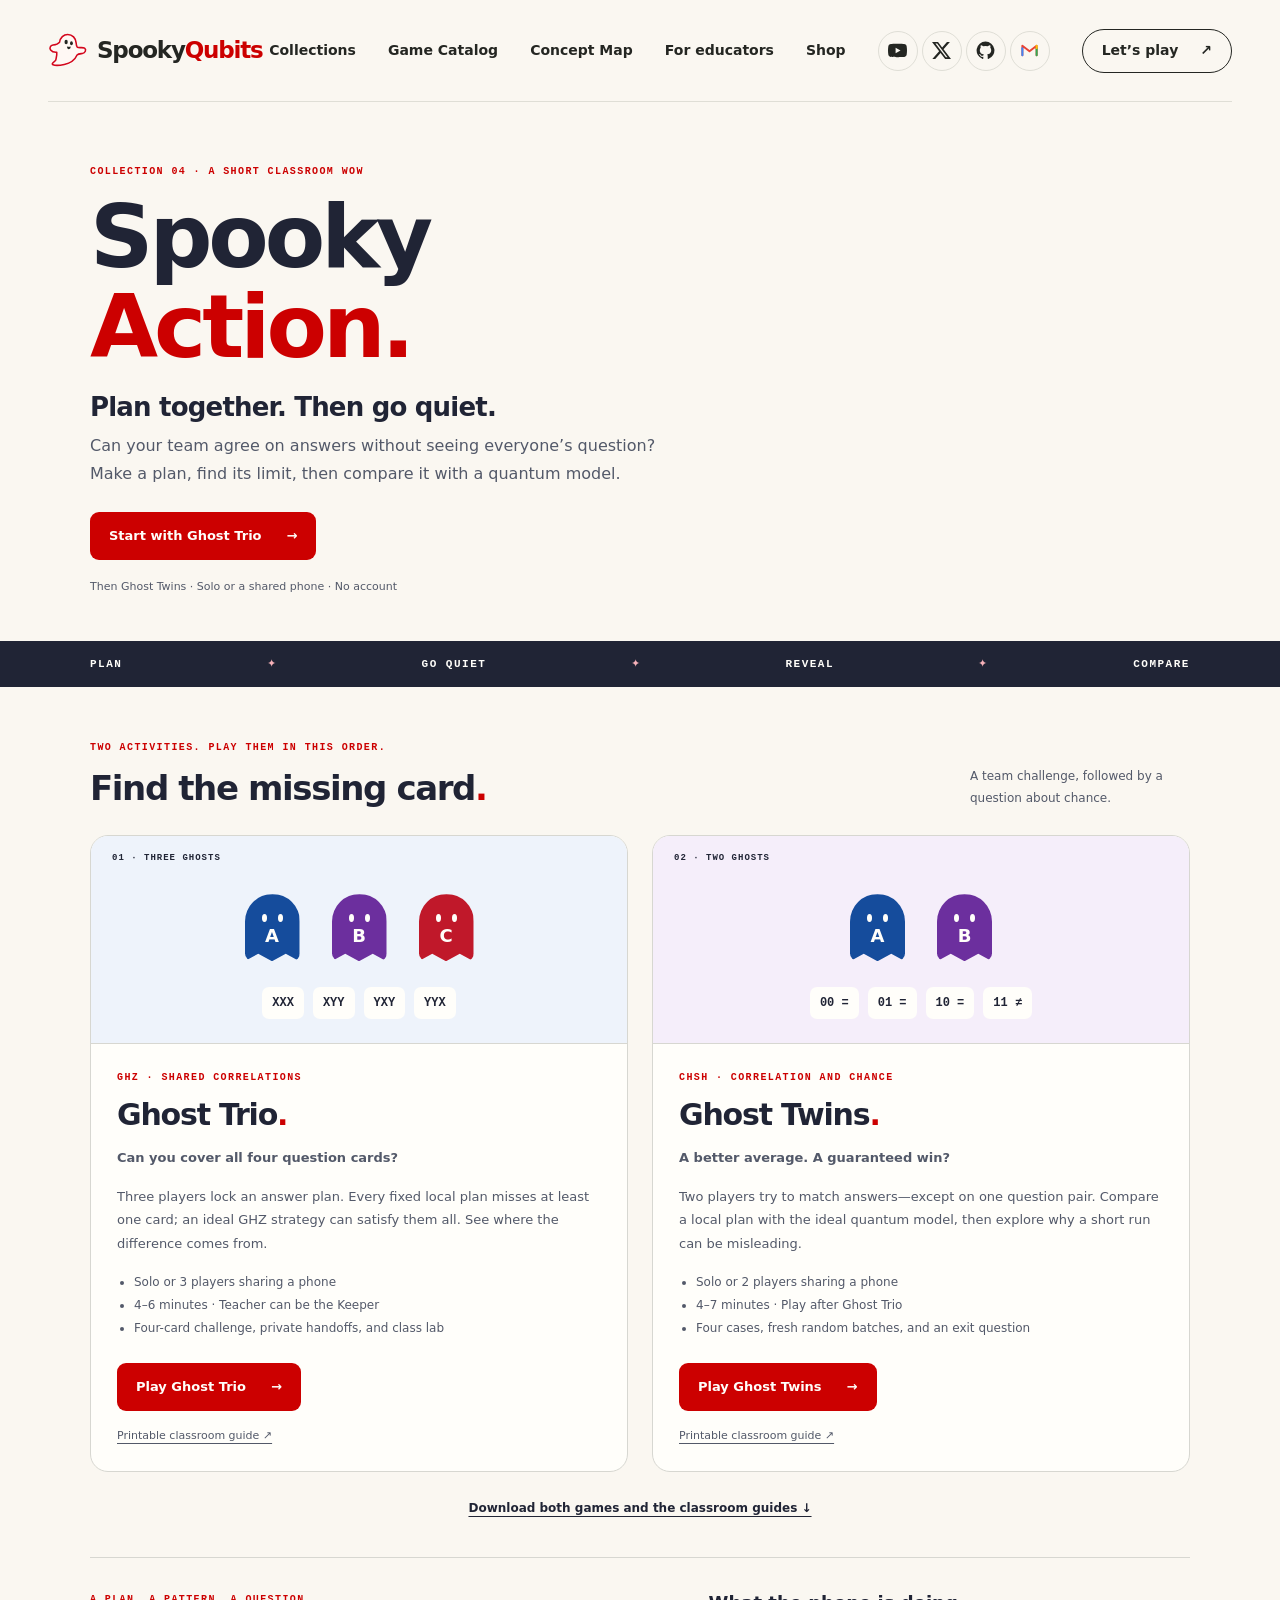
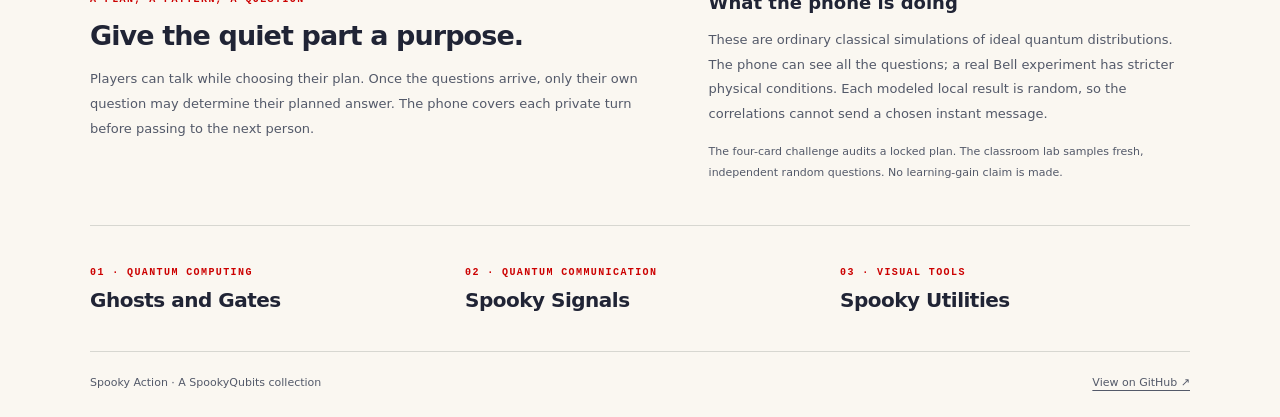
<file: index.html>
<!doctype html>
<html lang="en">
<head>
  <meta charset="utf-8">
  <meta name="viewport" content="width=device-width,initial-scale=1">
  <meta name="theme-color" content="#b41524">
  <meta name="description" content="Spooky Action: two short classroom activities about quantum correlations. Start with Ghost Trio, then play Ghost Twins. Solo or shared-phone play.">
  <title>Spooky Action · SpookyQubits</title>
  <link rel="icon" href="assets/ghost.svg" type="image/svg+xml">
  <link rel="stylesheet" href="action.css">
<style>
.sq-site-header {
  box-sizing: border-box;
  display: flex;
  align-items: center;
  justify-content: space-between;
  width: min(1220px, calc(100% - 96px));
  max-width: none;
  min-height: 102px;
  margin: 0 auto;
  padding: 0;
  border-bottom: 1px solid #dfded6;
  color: #242622;
  font: 650 14px/1.25 "Avenir Next", Avenir, "Segoe UI", system-ui, sans-serif;
}
.sq-site-header nav {
  display: flex;
  align-items: center;
  gap: 32px;
  margin: 0;
}
.sq-site-header a {
  box-sizing: border-box;
  display: inline-flex;
  align-items: center;
  min-height: 44px;
  padding: 0;
  color: inherit;
  text-decoration: none;
  white-space: nowrap;
}
.sq-site-header a:hover { color: #cc0000; }
.sq-site-header a:focus-visible { outline: 3px solid #1363c4; outline-offset: 5px; }
.sq-site-header .sq-brand { gap: 9px; font-size: 23px; font-weight: 850; letter-spacing: -1.2px; }
.sq-site-header .sq-brand svg { display: block; width: 40px; height: 40px; }
.sq-site-header .sq-brand-red { color: #cc0000; }
.sq-site-header .sq-social-links { display: inline-flex; align-items: center; gap: 4px; }
.sq-site-header .sq-social-links a {
  justify-content: center;
  width: 40px;
  min-height: 40px;
  border: 1px solid #dfded6;
  border-radius: 50%;
}
.sq-site-header .sq-social-links a:hover { border-color: #cc0000; background: #fffefa; }
.sq-site-header .sq-social-links svg { display: block; width: 19px; height: 19px; fill: currentColor; }
.sq-site-header .sq-nav-cta {
  gap: 22px;
  padding: 10px 19px;
  border: 1px solid #242622;
  border-radius: 999px;
}
.sq-site-header .sq-nav-cta:hover { background: #242622; color: white; }
@media (max-width: 1120px) {
  .sq-site-header { flex-wrap: wrap; gap: 8px; padding-block: 12px; }
  .sq-site-header nav { flex-wrap: wrap; justify-content: flex-end; gap: 0 14px; margin-left: auto; }
}
@media (max-width: 800px) {
  .sq-site-header { width: calc(100% - 40px); min-height: 78px; }
  .sq-site-header .sq-brand { font-size: 20px; }
}
@media (max-width: 560px) {
  .sq-site-header { width: calc(100% - 36px); min-height: 73px; }
  .sq-site-header nav { justify-content: flex-start; gap: 0 10px; margin-left: 0; font-size: 12px; }
  .sq-site-header .sq-brand { gap: 6px; font-size: 19px; }
  .sq-site-header .sq-brand svg { width: 33px; height: 33px; }
  .sq-site-header .sq-social-links { gap: 2px; }
  .sq-site-header .sq-social-links a { width: 36px; min-height: 36px; }
  .sq-site-header .sq-social-links svg { width: 17px; height: 17px; }
  .sq-site-header .sq-nav-cta { padding: 8px 10px; gap: 6px; }
}
.sq-document-page { margin: 0; background: #faf7f1; }
@media print {
  .sq-site-header { display: none !important; }
  .sq-document-page { background: white; }
}
</style>
</head>
<body>
<a class="skip" href="#main">Skip to content</a>
<header class="sq-site-header">
    <a class="sq-brand" href="https://spookyqubits.com/" aria-label="SpookyQubits home"><svg aria-hidden="true" xmlns="http://www.w3.org/2000/svg" viewBox="0 0 64 64"><path d="M18.5 18C19.5 10.5 25 5.5 31.5 5.5C39 5.5 44.5 11.5 45 19C45.2 22.5 45.5 25 47 26C50 27.5 55.5 25.5 58.5 27.5C62 30 59.5 35.5 55 36C51.5 36.5 48.5 36.5 46.5 38.5C43.5 45.5 36 51.5 26 53.5C19 55 12 55.5 8 54C5.5 53 7.5 50.5 10.5 48.5C12.5 47 13 45.5 13 44C14 40.5 14.3 37 14 34C11 34.2 6.5 33.5 4.2 30.5C2 27.5 3.5 23 8 22.5C12 22 16 21 18.5 18Z" fill="#fff8f4" stroke="#d3061c" stroke-width="2.5" stroke-linejoin="round"/><ellipse cx="29" cy="17.5" rx="2.6" ry="3.6" fill="#242622"/><ellipse cx="37.5" cy="19.5" rx="2.3" ry="3.3" fill="#242622"/><path d="M30.2 24.6Q33.4 25.8 36.6 24.9Q36 29.2 33 29Q30.6 28.6 30.2 24.6Z" fill="#242622"/></svg><span>Spooky<span class="sq-brand-red">Qubits</span></span></a>
    <nav aria-label="Main navigation">
      <a href="https://spookyqubits.com/#collections">Collections</a>
      <a href="https://spookyqubits.com/game-catalog.html">Game Catalog</a>
      <a href="https://spookyqubits.com/concepts.html">Concept Map</a>
      <a href="https://spookyqubits.com/educators.html">For educators</a>
      <a href="https://spookyqubits-shop.fourthwall.com/">Shop</a>
      <span class="sq-social-links" aria-label="Connect"><a href="https://www.youtube.com/@SpookyQubits" aria-label="YouTube" target="_blank" rel="noopener noreferrer"><svg viewBox="0 0 24 24" aria-hidden="true"><path d="M23.5 6.2a3 3 0 0 0-2.1-2.1C19.5 3.6 12 3.6 12 3.6s-7.5 0-9.4.5A3 3 0 0 0 .5 6.2 31.3 31.3 0 0 0 0 12c0 1.9.2 3.9.5 5.8a3 3 0 0 0 2.1 2.1c1.9.5 9.4.5 9.4.5s7.5 0 9.4-.5a3 3 0 0 0 2.1-2.1c.3-1.9.5-3.9.5-5.8s-.2-3.9-.5-5.8ZM9.6 15.6V8.4l6.2 3.6-6.2 3.6Z"/></svg></a><a href="https://x.com/SpookyQubits" aria-label="X" target="_blank" rel="noopener noreferrer"><svg viewBox="0 0 24 24" aria-hidden="true"><path d="M18.9 1.2h3.7l-8 9.2L24 22.8h-7.4l-5.8-7.6-6.7 7.6H.4l8.6-9.9L0 1.2h7.6l5.2 6.9 6.1-6.9Zm-1.3 19.4h2L6.5 3.2H4.3l13.3 17.4Z"/></svg></a><a href="https://github.com/spookyqubits" aria-label="GitHub" title="GitHub" target="_blank" rel="noopener noreferrer"><svg viewBox="0 0 24 24" aria-hidden="true"><path d="M12 .75a11.25 11.25 0 0 0-3.56 21.92c.56.1.77-.24.77-.54v-2.1c-3.13.68-3.79-1.33-3.79-1.33-.51-1.3-1.25-1.64-1.25-1.64-1.02-.7.08-.69.08-.69 1.13.08 1.73 1.16 1.73 1.16 1 1.72 2.63 1.22 3.27.93.1-.72.39-1.22.7-1.5-2.5-.28-5.13-1.25-5.13-5.56 0-1.23.44-2.24 1.16-3.03-.12-.28-.5-1.43.11-2.98 0 0 .95-.3 3.1 1.16a10.8 10.8 0 0 1 5.64 0c2.15-1.46 3.09-1.16 3.09-1.16.62 1.55.23 2.7.11 2.98.72.79 1.16 1.8 1.16 3.03 0 4.32-2.64 5.27-5.15 5.55.4.35.76 1.03.76 2.08v3.1c0 .3.21.65.78.54A11.25 11.25 0 0 0 12 .75Z"/></svg></a><a href="mailto:spookyqubits@gmail.com" aria-label="Contact us by email" title="Contact us"><svg viewBox="0 0 24 24" aria-hidden="true"><path d="M3 18V6l9 7 9-7v12" fill="none" stroke="#ea4335" stroke-width="2.5" stroke-linecap="round" stroke-linejoin="round"/><path d="M3 9v9" fill="none" stroke="#4285f4" stroke-width="2.5" stroke-linecap="round"/><path d="M21 9v9" fill="none" stroke="#34a853" stroke-width="2.5" stroke-linecap="round"/><path d="M21 6v3" fill="none" stroke="#fbbc04" stroke-width="2.5" stroke-linecap="round"/></svg></a></span>
      <a class="sq-nav-cta" href="https://spookyqubits.com/#collections">Let’s play <span aria-hidden="true">↗</span></a>
    </nav>
  </header>
<main id="main">
  <section class="intro wrap"><p class="eyebrow">COLLECTION 04 · A SHORT CLASSROOM WOW</p><h1>Spooky<br><em>Action.</em></h1><p class="lede">Plan together. Then go quiet.</p><p class="intro-copy">Can your team agree on answers without seeing everyone’s question? Make a plan, find its limit, then compare it with a quantum model.</p><a class="button primary" href="games/ghost-trio/">Start with Ghost Trio <span aria-hidden="true">→</span></a><p class="small">Then Ghost Twins · Solo or a shared phone · No account</p></section>
  <div class="band"><div class="wrap">PLAN <span aria-hidden="true">✦</span> GO QUIET <span aria-hidden="true">✦</span> REVEAL <span aria-hidden="true">✦</span> COMPARE</div></div>
  <section class="tools wrap" id="games" aria-labelledby="games-title"><div class="section-heading"><div><p class="eyebrow">TWO ACTIVITIES. PLAY THEM IN THIS ORDER.</p><h2 id="games-title">Find the missing card<span>.</span></h2></div><p>A team challenge, followed by a question about chance.</p></div><div class="tool-grid">
    <article class="tool-card"><div class="tool-art trio-art" aria-hidden="true"><span class="art-label">01 · THREE GHOSTS</span><div class="ghost-line"><span class="art-ghost a">A</span><span class="art-ghost b">B</span><span class="art-ghost c">C</span></div><div class="card-pattern"><span>XXX</span><span>XYY</span><span>YXY</span><span>YYX</span></div></div><div class="tool-body"><p class="eyebrow">GHZ · SHARED CORRELATIONS</p><h3>Ghost Trio<span>.</span></h3><p class="question">Can you cover all four question cards?</p><p>Three players lock an answer plan. Every fixed local plan misses at least one card; an ideal GHZ strategy can satisfy them all. See where the difference comes from.</p><ul class="features"><li>Solo or 3 players sharing a phone</li><li>4–6 minutes · Teacher can be the Keeper</li><li>Four-card challenge, private handoffs, and class lab</li></ul><a class="button primary" href="games/ghost-trio/">Play Ghost Trio <span aria-hidden="true">→</span></a><p class="small"><a href="games/ghost-trio/guide.html">Printable classroom guide ↗</a></p></div></article>
    <article class="tool-card"><div class="tool-art twins-art" aria-hidden="true"><span class="art-label">02 · TWO GHOSTS</span><div class="ghost-line"><span class="art-ghost a">A</span><span class="art-ghost b">B</span></div><div class="card-pattern"><span>00 =</span><span>01 =</span><span>10 =</span><span>11 ≠</span></div></div><div class="tool-body"><p class="eyebrow">CHSH · CORRELATION AND CHANCE</p><h3>Ghost Twins<span>.</span></h3><p class="question">A better average. A guaranteed win?</p><p>Two players try to match answers—except on one question pair. Compare a local plan with the ideal quantum model, then explore why a short run can be misleading.</p><ul class="features"><li>Solo or 2 players sharing a phone</li><li>4–7 minutes · Play after Ghost Trio</li><li>Four cases, fresh random batches, and an exit question</li></ul><a class="button primary" href="games/ghost-twins/">Play Ghost Twins <span aria-hidden="true">→</span></a><p class="small"><a href="games/ghost-twins/guide.html">Printable classroom guide ↗</a></p></div></article>
  </div><p class="download"><a href="downloads/spooky-action-classroom-kit.zip" download>Download both games and the classroom guides ↓</a></p></section>
  <section class="notes wrap"><div><p class="eyebrow">A PLAN, A PATTERN, A QUESTION</p><h2>Give the quiet part a purpose.</h2><p>Players can talk while choosing their plan. Once the questions arrive, only their own question may determine their planned answer. The phone covers each private turn before passing to the next person.</p></div><div><h3>What the phone is doing</h3><p>These are ordinary classical simulations of ideal quantum distributions. The phone can see all the questions; a real Bell experiment has stricter physical conditions. Each modeled local result is random, so the correlations cannot send a chosen instant message.</p><p class="small">The four-card challenge audits a locked plan. The classroom lab samples fresh, independent random questions. No learning-gain claim is made.</p></div></section>
  <nav class="collections wrap" aria-label="Other collections"><a href="https://spookyqubits.github.io/Ghosts_and_Gates/"><span class="eyebrow">01 · QUANTUM COMPUTING</span><strong>Ghosts and Gates</strong></a><a href="https://spookyqubits.github.io/SpookySignals/"><span class="eyebrow">02 · QUANTUM COMMUNICATION</span><strong>Spooky Signals</strong></a><a href="https://spookyqubits.github.io/Spooky-Utilities/"><span class="eyebrow">03 · VISUAL TOOLS</span><strong>Spooky Utilities</strong></a></nav>
</main>
<footer class="footer wrap"><span>Spooky Action · A SpookyQubits collection</span><a href="https://github.com/spookyqubits/SpookyAction">View on GitHub ↗</a></footer>
</body>
</html>
</file>
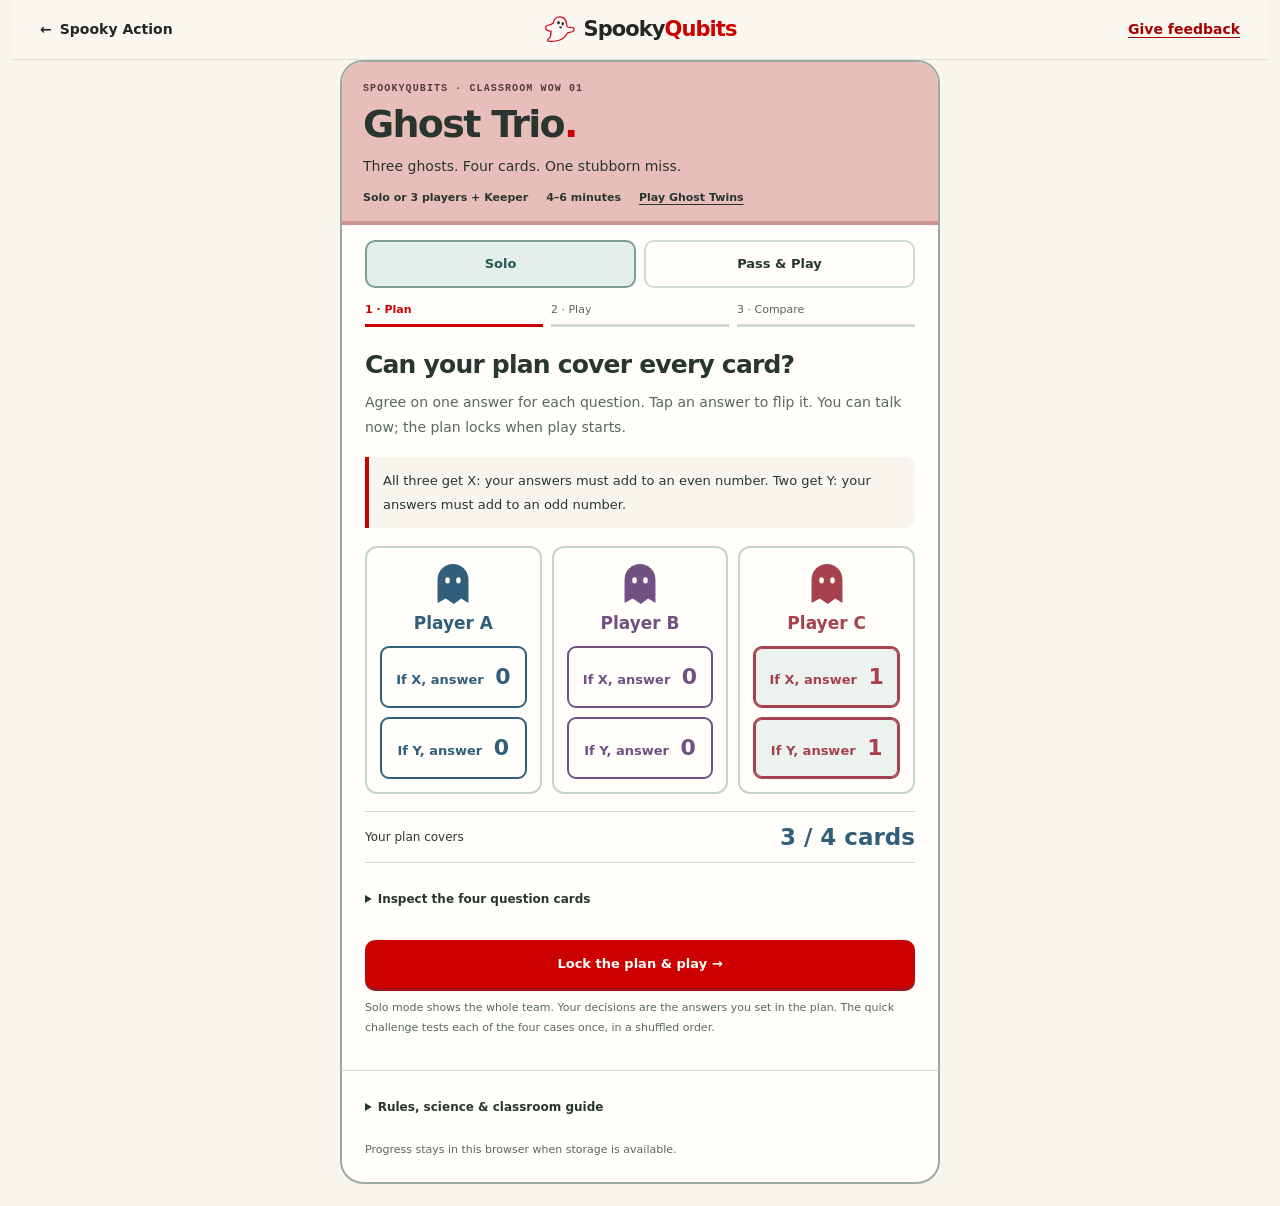
<file: games/ghost-trio/index.html>
<!doctype html>
<html lang="en">
<head>
  <meta charset="utf-8">
  <meta name="viewport" content="width=device-width,initial-scale=1">
  <meta name="theme-color" content="#e7beb9">
  <meta name="description" content="A short GHZ classroom challenge: build a three-player answer plan, test four question cards, and compare it with an ideal quantum model.">
  <title>Ghost Trio · Spooky Action</title>
  <style>:root{color-scheme:light;--paper:#faf7f1;--white:#fffefa;--ink:#202435;--muted:#535969;--line:#c9cdd5;--red:#cc0000;--blue:#154c9c;--purple:#6c2f9e;--green:#1d7a3a;--gold:#8c6000;font-family: "Avenir Next", Avenir, "Segoe UI", system-ui, sans-serif;color:var(--ink);background:var(--paper);font-synthesis:none}
*{box-sizing:border-box}body{margin:0;padding:0 12px 22px}button,input,select{font:inherit}button,a,input{touch-action:manipulation}button{cursor:pointer}button:disabled{cursor:default;opacity:.5}a{color:var(--blue);text-underline-offset:4px}a:focus-visible,button:focus-visible,input:focus-visible,summary:focus-visible{outline:3px solid var(--gold);outline-offset:4px}[hidden]{display:none!important}.skip{position:absolute;top:-80px;left:15px;padding:12px;color:var(--white);background:var(--ink);z-index:10}.skip:focus{top:10px}.sr-only{position:absolute;width:1px;height:1px;padding:0;margin:-1px;overflow:hidden;clip:rect(0,0,0,0);white-space:nowrap;border:0}.game-shell{max-width:600px;margin:0 auto;background:var(--white);border:2px solid var(--ink);border-radius:23px;overflow:hidden}.game-header{background:var(--red);color:var(--white);padding:19px 21px 17px;border-bottom:4px solid var(--ink)}.eyebrow{font:750 10px/1.6 ui-monospace,monospace;letter-spacing:1.1px;margin:0 0 7px}.game-header h1{font-size:38px;letter-spacing:-1.7px;line-height:1.1;margin:0 0 9px;font-weight:850}.game-header p:not(.eyebrow){font-size:14px;line-height:1.65;margin:0}.header-meta{display:flex;gap:18px;font-size:11px;font-weight:700;margin-top:13px;flex-wrap:wrap}.top-controls{padding:15px 17px 0}.mode-group{display:grid;grid-template-columns:1fr 1fr;gap:8px}.btn{display:inline-flex;align-items:center;justify-content:center;gap:8px;min-height:48px;padding:11px 15px;border:2px solid var(--line);border-radius:10px;background:var(--white);color:var(--ink);font-size:13px;font-weight:750;line-height:1.5;text-decoration:none}.btn.primary{background:var(--red);border-color:var(--red);color:var(--white);box-shadow:0 3px 0 #7d0e18}.btn.ghost-team{background:var(--purple);border-color:var(--purple);color:var(--white)}.btn[aria-pressed=true]{background:var(--ink);border-color:var(--ink);color:var(--white)}.btn:hover:enabled{border-color:var(--red)}.btn:active:enabled{transform:translateY(1px)}.btn.wide{width:100%}.stage-steps{display:flex;gap:8px;margin:15px 0 0;list-style:none;padding:0;color:var(--muted);font-size:11px}.stage-steps li{flex:1;padding:0 0 8px;border-bottom:3px solid var(--line)}.stage-steps li[aria-current=step]{color:var(--red);border-bottom-color:var(--red);font-weight:800}.screen{padding:20px 17px 22px}h2{font-size:25px;letter-spacing:-.8px;line-height:1.2;margin:0 0 10px}h3{font-size:17px;line-height:1.4;margin:0 0 9px}.lede{font-size:14px;line-height:1.8;color:var(--muted);margin:0 0 17px}.fine{font-size:11px;line-height:1.8;color:var(--muted);margin:10px 0}.rule{font-size:13px;line-height:1.8;background:var(--paper);padding:12px 14px;border-left:4px solid var(--red);border-radius:0 10px 10px 0;margin:0 0 18px}.plan-grid{display:grid;gap:10px;margin:17px 0}.plan-role{border:2px solid var(--role);border-radius:12px;padding:13px;min-width:0;background:var(--white)}.role-heading{display:flex;align-items:center;gap:11px;margin-bottom:10px}.role-heading h3{margin:0;color:var(--role)}.ghost{width:40px;height:46px;display:block;flex-shrink:0;fill:var(--role)}.ghost .eyes{fill:var(--white)}.role-name{font-size:13px;font-weight:800;color:var(--role)}.plan-inputs{display:grid;grid-template-columns:1fr 1fr;gap:9px}.plan-choice{border:2px solid var(--role);border-radius:9px;background:var(--white);color:var(--role);min-height:62px;padding:8px;font-weight:750;font-size:13px;line-height:1.6}.plan-choice b{font-size:22px;margin-left:7px;font-variant-numeric:tabular-nums}.plan-choice[aria-pressed=true]{background:var(--role);color:var(--white)}.coverage{display:flex;justify-content:space-between;align-items:center;gap:12px;margin:12px 0;padding:12px 0;border-block:1px solid var(--line);font-size:12px}.coverage strong{font-size:23px;font-variant-numeric:tabular-nums;color:var(--blue)}details{margin-top:15px}summary{min-height:44px;padding:11px 0;font-size:12px;font-weight:750;cursor:pointer;line-height:1.7}.table-wrap{width:100%;overflow:auto}table{border-collapse:collapse;width:100%;font-size:12px;line-height:1.7;margin:7px 0}th,td{text-align:left;padding:9px 6px;border-bottom:1px solid var(--line);vertical-align:top}th{font-size:11px;color:var(--muted)}.pass{color:var(--green);font-weight:750}.miss{color:var(--red);font-weight:750}.actions{display:flex;gap:9px;flex-wrap:wrap;margin-top:18px}.actions>.btn{flex:1}.round-line{display:flex;justify-content:space-between;gap:12px;font-size:11px;font-weight:750;color:var(--muted);margin-bottom:17px}.round-line .model{color:var(--purple)}.handoff{text-align:center;background:var(--paper);padding:27px 16px;border:2px dashed var(--line);border-radius:15px}.handoff .ghost{width:78px;height:87px;margin:0 auto 16px}.handoff h2{color:var(--role)}.handoff .lede{font-size:13px;max-width:340px;margin:0 auto 20px}.private-card{border:3px solid var(--role);border-radius:15px;padding:19px 16px;text-align:center}.private-card .role-heading{justify-content:center}.question-card{display:block;font-size:63px;line-height:1.2;font-weight:850;color:var(--role);padding:13px 0 16px;font-variant-numeric:tabular-nums}.answer-disc{display:grid;place-items:center;width:94px;height:94px;border-radius:50%;background:var(--role);color:var(--white);font-size:48px;font-weight:850;margin:16px auto 20px}.team{display:grid;grid-template-columns:repeat(var(--players),minmax(0,1fr));gap:10px;margin:18px 0}.player{background:var(--paper);border-radius:12px;padding:14px 8px;text-align:center;min-width:0}.player .ghost{margin:0 auto 6px}.player .input{font-size:14px;font-weight:750;margin:7px 0;color:var(--role)}.player .bit{font-size:37px;font-weight:850;color:var(--role);font-variant-numeric:tabular-nums;line-height:1.2}.player .fine{margin-bottom:0}.verdict{padding:15px;border-left:5px solid var(--red);background:var(--paper);border-radius:0 11px 11px 0}.verdict.success{border-color:var(--green)}.verdict h2{font-size:23px;margin:0 0 6px}.verdict p{font-size:13px;line-height:1.8;margin:0}.score-line{font-size:13px;line-height:1.8;margin:15px 0 0}.score-line b{color:var(--blue)}.tally{display:flex;gap:7px;flex-wrap:wrap;list-style:none;margin:14px 0 0;padding:0}.tally li{display:grid;place-items:center;min-height:35px;min-width:35px;background:var(--paper);border-radius:7px;font-size:13px;font-weight:750}.tally li.success{color:var(--green)}.tally li.failure{color:var(--red)}.score-bars{display:grid;gap:17px;margin:21px 0}.score-bar-label{display:flex;justify-content:space-between;gap:12px;font-size:13px;font-weight:750;margin-bottom:7px}.bar-track{height:14px;background:#e8e7e2;border-radius:7px;overflow:hidden}.bar{height:100%;background:var(--blue);border-radius:7px}.bar.quantum{background:var(--purple)}.bound{font-size:12px;line-height:1.8;padding:13px 14px;background:var(--paper);border-radius:10px}.bound b{color:var(--purple)}.lab{margin-top:19px;border-top:1px solid var(--line);padding-top:4px}.batch-result{font-size:13px;line-height:1.8;padding:12px 14px;background:var(--paper);border-radius:10px;margin:12px 0}.quiz{border-top:1px solid var(--line);padding-top:18px;margin-top:22px}.quiz .btn{display:block;width:100%;text-align:left;margin-top:8px;font-size:12px}.quiz .correct{border-color:var(--green);background:#eaf4ec;color:#155b2b}.quiz .wrong{border-color:var(--red);background:#fff0ef}.game-footer{padding:0 17px 12px;border-top:1px solid var(--line)}.game-footer p{font-size:12px;line-height:1.8}.game-footer .fine{font-size:11px}.proof-text{font-size:12px;line-height:1.9}.model-pill{display:inline-block;font:750 10px/1.5 ui-monospace,monospace;letter-spacing:.8px;color:var(--purple);margin-bottom:9px}.notice{font-size:12px;line-height:1.9;margin:14px 0;color:var(--muted)}.resume{display:flex;justify-content:space-between;gap:12px;align-items:center;padding:12px 17px 0;font-size:11px}.resume .btn{font-size:11px;min-height:44px;padding:8px 11px}
@media(min-width:500px){.plan-grid{grid-template-columns:repeat(var(--players),minmax(0,1fr))}.plan-inputs{grid-template-columns:1fr}.plan-role .role-heading{flex-direction:column;gap:5px}.screen{padding:23px}.top-controls{padding-inline:23px}.game-footer{padding-inline:23px}}
@media(max-width:360px){body{padding-inline:8px}.game-header{padding-inline:16px}.game-header h1{font-size:35px}.screen,.top-controls,.game-footer{padding-inline:13px}.btn{padding-inline:11px}.team{gap:7px}.player .input{font-size:12px}.player .ghost{width:35px;height:41px}}
@media(prefers-reduced-motion:reduce){*,*::before,*::after{animation:none!important;transition:none!important;scroll-behavior:auto!important}}

/* A softer Spooky Action palette, between the two existing collections. */
:root{--paper:#f8f5ef;--ink:#293630;--muted:#58675f;--line:#d0d9d2;--red:#cc0000;--blue:#315f7b;--purple:#715184;--green:#2c7048}
.game-shell{border-color:#9bac9f}
.game-header{background:#e7beb9;color:var(--ink);border-bottom-color:#c99591}
.game-header .eyebrow{color:#563b3c}
.game-header h1 span{color:var(--red)}
.btn.primary{box-shadow:0 3px 0 #9d151e}
.btn[aria-pressed=true]{background:#e4efeb;border-color:#7c9f91;color:#245a53}
.plan-role{border-color:#c5d4ca}
.private-card{border-color:#b4c6bb}
.plan-choice[aria-pressed=true]{background:#ecf2ed;color:var(--role);box-shadow:inset 0 0 0 1px var(--role)}

.header-meta a { color: inherit; text-decoration: underline; text-underline-offset: 3px; }
</style>
<style>
.sq-game-header {
  box-sizing: border-box;
  display: grid;
  grid-template-columns: minmax(0, 1fr) auto minmax(0, 1fr);
  align-items: center;
  gap: clamp(4px, 1vw, 16px);
  min-height: 60px;
  margin: 0;
  padding: 4px clamp(8px, 2.4vw, 28px);
  border: 0;
  border-bottom: 1px solid #dfded6;
  background: #faf7f1;
  color: #242622;
  font: 700 14px/1.25 "Avenir Next", Avenir, "Segoe UI", system-ui, sans-serif;
}
.sq-game-header a {
  display: inline-flex;
  align-items: center;
  gap: 8px;
  min-width: 0;
  min-height: 44px;
  color: inherit;
  text-decoration: none;
}
.sq-game-header a:focus-visible { outline: 3px solid #1363c4; outline-offset: 2px; }
.sq-game-header a:hover { color: #a60000; }
.sq-game-header .sq-game-back { justify-self: start; }
.sq-game-header .sq-game-brand {
  justify-self: center;
  font-size: 21px;
  font-weight: 850;
  letter-spacing: -.045em;
  white-space: nowrap;
}
.sq-game-brand svg { display: block; flex: none; width: 32px; height: 32px; }
.sq-game-brand .sq-brand-red { color: #cc0000; }
.sq-game-header .sq-game-feedback {
  justify-self: end;
  color: #a60000;
  text-align: right;
  text-decoration: underline;
  text-underline-offset: 3px;
}
/* The launcher already shows this header above the embedded game. */
.sq-game-header:target { display: none; }
@media (max-width: 540px) {
  .sq-game-header { min-height: 54px; font-size: 11px; }
  .sq-game-header a { gap: 4px; }
  .sq-game-header .sq-game-brand { font-size: 17px; }
  .sq-game-brand svg { width: 24px; height: 24px; }
}
@media print { .sq-game-header { display: none; } }
</style>
</head>
<body>
<a class="skip" href="#main">Skip to game</a>
<header class="sq-game-header" id="sq-embedded-header">
  <a class="sq-game-back" href="../../index.html"><span aria-hidden="true">←</span><span>Spooky Action</span></a>
  <a class="sq-game-brand" href="https://spookyqubits.com/" aria-label="SpookyQubits home"><svg aria-hidden="true" xmlns="http://www.w3.org/2000/svg" viewBox="0 0 64 64"><path d="M18.5 18C19.5 10.5 25 5.5 31.5 5.5C39 5.5 44.5 11.5 45 19C45.2 22.5 45.5 25 47 26C50 27.5 55.5 25.5 58.5 27.5C62 30 59.5 35.5 55 36C51.5 36.5 48.5 36.5 46.5 38.5C43.5 45.5 36 51.5 26 53.5C19 55 12 55.5 8 54C5.5 53 7.5 50.5 10.5 48.5C12.5 47 13 45.5 13 44C14 40.5 14.3 37 14 34C11 34.2 6.5 33.5 4.2 30.5C2 27.5 3.5 23 8 22.5C12 22 16 21 18.5 18Z" fill="#fff8f4" stroke="#d3061c" stroke-width="2.5" stroke-linejoin="round"/><ellipse cx="29" cy="17.5" rx="2.6" ry="3.6" fill="#242622"/><ellipse cx="37.5" cy="19.5" rx="2.3" ry="3.3" fill="#242622"/><path d="M30.2 24.6Q33.4 25.8 36.6 24.9Q36 29.2 33 29Q30.6 28.6 30.2 24.6Z" fill="#242622"/></svg><span>Spooky<span class="sq-brand-red">Qubits</span></span></a>
  <a class="sq-game-feedback" href="https://docs.google.com/forms/d/e/1FAIpQLSdiWw4IEz4JX5UsgAScpl-tIXpiNDkJQhgm2joPpMu232BCnw/viewform" target="_blank" rel="noopener" aria-label="Give feedback (opens in a new tab)">Give feedback</a>
</header>
<main id="main" class="game-shell">
  <header class="game-header"><p class="eyebrow">SPOOKYQUBITS · CLASSROOM WOW 01</p><h1>Ghost Trio<span>.</span></h1><p>Three ghosts. Four cards. One stubborn miss.</p><div class="header-meta"><span>Solo or 3 players + Keeper</span><span>4–6 minutes</span><a href="../ghost-twins/">Play Ghost Twins</a></div></header>
  <div id="app"></div>
  <footer class="game-footer"><details><summary>Rules, science &amp; classroom guide</summary><div id="science"></div><p><a href="guide.html">Open printable facilitator guide ↗</a></p><p class="fine">The phone sees all the questions and simulates the quantum team. When you share a phone, look away while someone else answers. You can play without an account, and the game stays on your device.</p></details><p class="fine">Progress stays in this browser when storage is available. <span id="storage-note"></span></p></footer>
</main>
<div id="live" class="sr-only" aria-live="polite" role="status"></div>
<script id="game-config" type="application/json">{"kind": "trio", "otherSlug": "ghost-twins"}</script>
<script>(function (root, make) {
  const api = make();
  if (typeof module === 'object' && module.exports) module.exports = api;
  else root.SpookyActionCore = api;
})(typeof globalThis === 'object' ? globalThis : this, function () {
  'use strict';
  const P = Math.cos(Math.PI / 8) ** 2;
  const DEFINITIONS = {
    trio: {name:'Ghost Trio',slug:'ghost-trio',n:3,labels:['X','Y'],cases:[[0,0,0],[0,1,1],[1,0,1],[1,1,0]],quantum:1},
    twins: {name:'Ghost Twins',slug:'ghost-twins',n:2,labels:['0','1'],cases:[[0,0],[0,1],[1,0],[1,1]],quantum:P}
  };
  const bit = x => x === 0 || x === 1;
  function definition(kind) {if(!DEFINITIONS[kind])throw Error('Unknown game');return DEFINITIONS[kind];}
  function checkCase(kind, questions) {
    const d=definition(kind);
    if(!Array.isArray(questions)||!d.cases.some(q=>q.length===questions.length&&q.every((x,i)=>x===questions[i])))throw Error('Invalid question card');
    return d;
  }
  function validPlan(kind, plan) {return Array.isArray(plan)&&plan.length===definition(kind).n&&plan.every(row=>Array.isArray(row)&&row.length===2&&row.every(bit));}
  function target(kind, questions) {checkCase(kind,questions);return kind==='trio'?Number(questions.some(Boolean)):questions[0]&questions[1];}
  function wins(kind, questions, answers) {
    const d=checkCase(kind,questions);
    if(!Array.isArray(answers)||answers.length!==d.n||!answers.every(bit))throw Error('Invalid answers');
    return answers.reduce((a,b)=>a^b,0)===target(kind,questions);
  }
  function answersFor(kind, plan, questions) {checkCase(kind,questions);if(!validPlan(kind,plan))throw Error('Invalid plan');return questions.map((q,i)=>plan[i][q]);}
  function coverage(kind,plan) {return definition(kind).cases.filter(q=>wins(kind,q,answersFor(kind,plan,q))).length;}
  function joint(kind,questions) {
    const d=checkCase(kind,questions),p=d.quantum;
    return Array.from({length:2**d.n},(_,v)=>{
      const answers=Array.from({length:d.n},(_,i)=>(v>>(d.n-i-1))&1);
      return {answers,p:(wins(kind,questions,answers)?p:1-p)/(2**(d.n-1))};
    });
  }
  function random() {
    if(typeof globalThis.crypto?.getRandomValues==='function'){const a=new Uint32Array(1);globalThis.crypto.getRandomValues(a);return a[0]/4294967296;}
    return Math.random();
  }
  function draw(rng) {const u=rng();if(!Number.isFinite(u)||u<0||u>=1)throw Error('Invalid random draw');return u;}
  function sample(kind,questions,rng=random) {
    const u=draw(rng),outcomes=joint(kind,questions);let c=0;
    for(const outcome of outcomes){c+=outcome.p;if(u<c)return outcome.answers.slice();}
    return outcomes.at(-1).answers.slice();
  }
  function deck(kind,rng=random) {
    const out=definition(kind).cases.map(q=>q.slice());
    for(let i=out.length-1;i>0;i--){const j=Math.floor(draw(rng)*(i+1));[out[i],out[j]]=[out[j],out[i]];}
    return out;
  }
  function strategies(kind) {
    const n=definition(kind).n;
    return Array.from({length:2**(2*n)},(_,v)=>{
      const plan=Array.from({length:n},(_,i)=>[(v>>(2*i))&1,(v>>(2*i+1))&1]);
      return {plan,hits:coverage(kind,plan)};
    });
  }
  function emptyStats() {return {n:0,classical:0,quantum:0,cases:Array.from({length:4},()=>({n:0,classical:0,quantum:0}))};}
  function benchmark(kind,plan,n=100,rng=random) {
    const d=definition(kind);if(!validPlan(kind,plan)||!Number.isInteger(n)||n<1||n>10000)throw Error('Invalid batch');
    const s=emptyStats();
    for(let i=0;i<n;i++){
      const index=Math.floor(draw(rng)*4),q=d.cases[index],c=Number(wins(kind,q,answersFor(kind,plan,q))),g=Number(wins(kind,q,sample(kind,q,rng)));
      s.n++;s.classical+=c;s.quantum+=g;const row=s.cases[index];row.n++;row.classical+=c;row.quantum+=g;
    }
    return s;
  }
  function merge(a,b) {return {n:a.n+b.n,classical:a.classical+b.classical,quantum:a.quantum+b.quantum,cases:a.cases.map((r,i)=>({n:r.n+b.cases[i].n,classical:r.classical+b.cases[i].classical,quantum:r.quantum+b.cases[i].quantum}))};}
  return {DEFINITIONS,P,definition,validPlan,target,wins,answersFor,coverage,joint,sample,deck,strategies,emptyStats,benchmark,merge,random};
});
</script>
<script>(() => {
  'use strict';
  const C=globalThis.SpookyActionCore,config=JSON.parse(document.getElementById('game-config').textContent),kind=config.kind,d=C.definition(kind);
  const app=document.getElementById('app'),live=document.getElementById('live'),letters=['A','B','C'],colors=['#315f7b','#715184','#a6424d'];
  const storageKey='spooky-action:v1:'+kind,copy=x=>JSON.parse(JSON.stringify(x));
  const fresh=()=>({version:1,kind,mode:'solo',screen:'plan',phase:'classical',plan:Array.from({length:d.n},(_,i)=>kind==='trio'&&i===2?[1,1]:[0,0]),locked:null,deck:[],index:0,player:0,round:null,records:{classical:[],quantum:[]},batch:C.emptyStats(),quiz:null,panels:[]});
  let S=fresh(),storageOK=true;
  function save(){try{localStorage.setItem(storageKey,JSON.stringify(S));}catch(_){storageOK=false;document.getElementById('storage-note').textContent='Saving is off in this browser.';}}
  function validQuestions(q){try{C.target(kind,q);return true;}catch(_){return false;}}
  function validRecord(r){try{return r&&validQuestions(r.questions)&&typeof r.win==='boolean'&&C.wins(kind,r.questions,r.answers)===r.win;}catch(_){return false;}}
  function validStats(b){return b&&['n','classical','quantum'].every(k=>Number.isInteger(b[k])&&b[k]>=0)&&b.n<=10000&&b.classical<=b.n&&b.quantum<=b.n&&Array.isArray(b.cases)&&b.cases.length===4&&b.cases.every(r=>r&&['n','classical','quantum'].every(k=>Number.isInteger(r[k])&&r[k]>=0)&&r.classical<=r.n&&r.quantum<=r.n)&&['n','classical','quantum'].every(k=>b.cases.reduce((n,r)=>n+r[k],0)===b[k]);}
  function restore(){
    try{
      const raw=localStorage.getItem(storageKey);if(!raw||raw.length>16000)return;
      const p=JSON.parse(raw),screens=['plan','solo-card','handoff','question','private-result','round-result','classical-end','compare'];
      if(p.version!==1||p.kind!==kind||!['solo','shared'].includes(p.mode)||!screens.includes(p.screen)||!['classical','quantum'].includes(p.phase)||!C.validPlan(kind,p.plan))return;
      if(!p.records||!['classical','quantum'].every(k=>Array.isArray(p.records[k])&&p.records[k].length<=4&&p.records[k].every(validRecord))||!validStats(p.batch))return;
      if(p.screen!=='plan'){
        if(!C.validPlan(kind,p.locked)||!Array.isArray(p.deck)||p.deck.length!==4||!p.deck.every(validQuestions)||new Set(p.deck.map(q=>q.join(''))).size!==4||!Number.isInteger(p.index)||p.index<0||p.index>3||!Number.isInteger(p.player)||p.player<0||p.player>=d.n)return;
        if(['solo-card','handoff','question','private-result','round-result'].includes(p.screen)){
          const r=p.round;if(!r||!validQuestions(r.questions)||r.questions.some((v,i)=>v!==p.deck[p.index][i])||!Array.isArray(r.answers)||r.answers.length!==d.n||!r.answers.every(x=>x===0||x===1)||!['submitted','measured'].every(k=>Array.isArray(r[k])&&r[k].length===d.n&&r[k].every(v=>typeof v==='boolean')))return;
        }
        if(p.screen==='classical-end'&&p.records.classical.length!==4)return;
        if(p.screen==='compare'&&(p.records.classical.length!==4||p.records.quantum.length!==4))return;
        if(p.phase==='quantum'&&p.records.classical.length!==4)return;
      }
      S=p;S.quiz=[0,1].includes(S.quiz)?S.quiz:null;S.panels=Array.isArray(S.panels)?S.panels.filter(x=>['cases','proof','lab'].includes(x)):[];
      // A reload never exposes a private card to whoever picks up the phone.
      if(S.mode==='shared'&&['question','private-result'].includes(S.screen))S.screen='handoff';
    }catch(_){storageOK=false;}
  }
  const ghost=(i,large=false)=>`<svg class="ghost${large?' large':''}" viewBox="0 0 44 50" aria-hidden="true" style="--role:${colors[i]}"><path d="M5 45V20a17 17 0 0 1 34 0v26l-8-5-8 6-9-6-9 5Z"/><g class="eyes"><ellipse cx="16" cy="21" rx="2.5" ry="3.5"/><ellipse cx="28" cy="21" rx="2.5" ry="3.5"/></g></svg>`;
  const btn=(action,label,cls='',attrs='')=>`<button type="button" class="btn ${cls}" data-action="${action}" ${attrs}>${label}</button>`;
  const primary=(action,label,cls='primary')=>btn(action,label,cls,'data-primary');
  const qText=q=>q.map(x=>d.labels[x]).join(' · '),goal=q=>kind==='trio'?(C.target(kind,q)?'Odd total':'Even total'):(C.target(kind,q)?'Different answers':'Matching answers');
  const explanation=(q,a)=>kind==='trio'?`The answers add to ${a.reduce((x,y)=>x+y,0)}. This card needs an ${C.target(kind,q)?'odd':'even'} total.`:`${q.every(Boolean)?'Both question cards are 1, so the answers must differ.':'At least one question card is 0, so the answers must match.'}`;
  const rule=()=>kind==='trio'?'All three get X: your answers must add to an even number. Two get Y: your answers must add to an odd number.':'Your answers must match, except when both question cards are 1. Then your answers must be different.';
  const opened=id=>S.panels.includes(id)?' open':'';
  const won=phase=>S.records[phase].filter(r=>r.win).length;
  function caseTable(plan=S.locked||S.plan,records=null){return `<div class="table-wrap"><table><thead><tr><th scope="col">Questions</th><th scope="col">Need</th><th scope="col">Answers</th><th scope="col">Result</th></tr></thead><tbody>${d.cases.map(q=>{const r=records?.find(r=>r.questions.every((v,i)=>v===q[i])),a=r?r.answers:C.answersFor(kind,plan,q),w=C.wins(kind,q,a);return `<tr><td>${qText(q)}</td><td>${goal(q)}</td><td>${a.join(' · ')}</td><td class="${w?'pass':'miss'}">${w?'✓ Win':'× Miss'}</td></tr>`;}).join('')}</tbody></table></div>`;}
  function top(){const step=S.screen==='plan'?0:S.screen==='compare'?2:1;return `${S.screen==='plan'?`<div class="top-controls"><div class="mode-group" role="group" aria-label="Play mode">${btn('mode-solo','Solo','',`aria-pressed="${S.mode==='solo'}"`)}${btn('mode-shared','Pass & Play','',`aria-pressed="${S.mode==='shared'}"`)}</div>`:`<div class="top-controls"><div class="resume"><span>${S.mode==='solo'?'Solo · one player':`Pass & Play · ${d.n} players`}</span>${btn('new-plan','Edit plan')}</div>`}<ol class="stage-steps" aria-label="Activity progress">${['1 · Plan','2 · Play','3 · Compare'].map((label,i)=>`<li ${step===i?'aria-current="step"':''}>${label}</li>`).join('')}</ol></div>`;}
  function planScreen(){return `<section class="screen"><h2>Can your plan cover every card?</h2><p class="lede">Agree on one answer for each question. Tap an answer to flip it. You can talk now; the plan locks when play starts.</p><p class="rule">${rule()}</p><div class="plan-grid" style="--players:${d.n}">${S.plan.map((row,i)=>`<section class="plan-role" style="--role:${colors[i]}" aria-label="Player ${letters[i]} answer plan"><div class="role-heading">${ghost(i)}<h3>Player ${letters[i]}</h3></div><div class="plan-inputs">${row.map((value,q)=>`<button type="button" class="plan-choice" data-action="flip" data-player="${i}" data-question="${q}" aria-pressed="${value===1}" aria-label="Player ${letters[i]} answers ${value} for question ${d.labels[q]}. Flip this answer.">If ${d.labels[q]}, answer <b>${value}</b></button>`).join('')}</div></section>`).join('')}</div><div class="coverage"><span>Your plan covers</span><strong>${C.coverage(kind,S.plan)} / 4 cards</strong></div><details data-panel="cases"${opened('cases')}><summary>Inspect the four question cards</summary>${caseTable(S.plan)}</details><div class="actions">${primary('start','Lock the plan & play →')}</div><p class="fine">${S.mode==='shared'?`Give the phone to one player at a time. Everyone else looks away. The phone is the Keeper; a teacher can help with handoffs.`:'Solo mode shows the whole team. Your decisions are the answers you set in the plan.'} The quick challenge tests each of the four cases once, in a shuffled order.</p></section>`;}
  function roundLine(){return `<div class="round-line"><span>Card ${S.index+1} of 4 · ${S.phase==='classical'?'Locked plan':'Quantum model'}</span><span class="${S.phase==='quantum'?'model':''}">${S.phase==='quantum'?'IDEAL SIMULATION':'YOUR TEAM'}</span></div>`;}
  function team(q,answers=null){return `<div class="team" style="--players:${d.n}">${q.map((x,i)=>`<div class="player" style="--role:${colors[i]}">${ghost(i)}<span class="role-name">${letters[i]}</span><div class="input">Question ${d.labels[x]}</div><div class="bit">${answers?answers[i]:'?'}</div><p class="fine">${answers?'Answer':'Not revealed'}</p></div>`).join('')}</div>`;}
  function playingScreen(){
    const r=S.round,i=S.player;
    if(S.screen==='handoff')return `<section class="screen">${roundLine()}<div class="handoff" style="--role:${colors[i]}">${ghost(i,true)}<h2>Pass to ${letters[i]}</h2><p class="lede">Only player ${letters[i]} should look at the next screen. Stay quiet until the team result appears.</p>${primary('show-card',`I'm ${letters[i]} · show my card`)}</div><p class="fine">Other players’ questions and answers stay covered.</p></section>`;
    if(S.screen==='question')return `<section class="screen">${roundLine()}<div class="private-card" data-private="true" style="--role:${colors[i]}"><div class="role-heading">${ghost(i)}<h2>Player ${letters[i]}</h2></div><p class="fine">Your question</p><span class="question-card" data-local-question="${r.questions[i]}">${d.labels[r.questions[i]]}</span>${S.phase==='classical'?`<p class="lede">Your locked plan says <strong>${r.answers[i]}</strong>.</p>${primary('submit-classical',`Submit ${r.answers[i]} & hide`)}`:`<p class="lede">Measure your ghost in the model. Your own answer is a fair random bit.</p>${primary('measure','Measure my ghost','ghost-team')}`}</div></section>`;
    if(S.screen==='private-result')return `<section class="screen">${roundLine()}<div class="private-card" data-private="true" style="--role:${colors[i]}"><h2>${letters[i]}’s answer</h2><div class="answer-disc" data-local-answer="${r.answers[i]}">${r.answers[i]}</div><p class="lede">Keep this answer to yourself for now.</p>${primary('hide-answer',i===d.n-1?'Show the team result →':'Hide & pass →','ghost-team')}</div></section>`;
    if(S.screen==='solo-card')return `<section class="screen">${roundLine()}<h2>${S.phase==='classical'?'One card. Your locked plan.':'Let the ghost team try.'}</h2><p class="lede">${S.phase==='classical'?'The team uses only the answer each player agreed to for their own question.':'The phone samples the ideal joint quantum distribution. Each individual answer remains random.'}</p>${team(r.questions)}<div class="actions">${primary('solo-reveal',S.phase==='classical'?'Reveal the team result →':'Measure the ghost team →',S.phase==='classical'?'primary':'ghost-team')}</div></section>`;
    const record=S.records[S.phase].at(-1);
    return `<section class="screen">${roundLine()}<div class="verdict ${record.win?'success':''}"><h2>${record.win?'The team lands it.':'This card slips through.'}</h2><p>${explanation(record.questions,record.answers)}</p></div>${team(record.questions,record.answers)}<p class="score-line">${S.phase==='classical'?'Your plan':'Quantum model'}: <b>${won(S.phase)} / ${S.records[S.phase].length}</b> so far.</p><ul class="tally" aria-label="Completed cards">${S.records[S.phase].map((r,i)=>`<li class="${r.win?'success':'failure'}" aria-label="Card ${i+1}: ${r.win?'win':'miss'}">${r.win?'✓':'×'}</li>`).join('')}</ul><div class="actions">${primary('next',S.index===3?(S.phase==='classical'?'See what your plan found →':'Compare the teams →'):'Next card →')}</div></section>`;
  }
  function proof(){const all=C.strategies(kind),best=all.filter(s=>s.hits===3).length;return `<details data-panel="proof"${opened('proof')}><summary>Why can’t a fixed plan win all four?</summary><div class="proof-text"><p>${kind==='trio'?'Across the four cards, each player uses their X answer twice and their Y answer twice. Adding all twelve answers therefore gives an even total. But the targets ask for one even total and three odd totals, which add to an odd number. Both demands cannot hold.':'The first three cards ask for A’s 0 answer, A’s 1 answer, B’s 0 answer, and B’s 1 answer to agree. The last card then asks two of those same answers to differ. At least one card must fail.'}</p><p>The game checks all <b>${all.length}</b> possible fixed plans: ${best} win 3 cards; none win all 4. Shared random choices only mix these plans, so they cannot raise the average above 75% when questions are uniformly selected and players do not communicate.</p></div></details>`;}
  function classicalEnd(){return `<section class="screen"><h2>${won('classical')===3?'You reached the plan ceiling.':'Your plan found '+won('classical')+' of four.'}</h2><p class="lede">Every possible question card was checked once. Your answers stayed locked throughout.</p>${caseTable(S.locked,S.records.classical)}<p class="bound"><b>Best fixed plan: 3 / 4.</b> You can move the missed card, but you cannot remove every miss.</p>${proof()}<div class="actions">${primary('quantum','Try the ghost team →','ghost-team')}</div><p class="fine">The next phase uses the same four question cards. It samples an ideal quantum model, rather than a new answer plan.</p></section>`;}
  function bar(label,value,n,quantum=false){return `<div><div class="score-bar-label"><span>${label}</span><span>${value} / ${n}</span></div><div class="bar-track"><div class="bar ${quantum?'quantum':''}" style="width:${n?value/n*100:0}%"></div></div></div>`;}
  function lab(){const b=S.batch;return `<details class="lab" data-panel="lab"${opened('lab')}><summary>Classroom lab · sample more fresh rounds</summary><p class="fine">Each fresh round independently chooses one of the four question cases with equal probability. The plan stays fixed; the quantum model uses a fresh preparation.</p>${b.n?`<div class="batch-result"><b>${b.n} sampled rounds</b><br>Your plan: ${b.classical} wins (${(b.classical/b.n*100).toFixed(1)}%)<br>Quantum model: ${b.quantum} wins (${(b.quantum/b.n*100).toFixed(1)}%)</div><div class="table-wrap"><table><thead><tr><th>Questions</th><th>Trials</th><th>Plan wins</th><th>Model wins</th></tr></thead><tbody>${b.cases.map((r,i)=>`<tr><td>${qText(d.cases[i])}</td><td>${r.n}</td><td>${r.classical}</td><td>${r.quantum}</td></tr>`).join('')}</tbody></table></div>`:''}<div class="actions">${btn('batch',b.n?'Add 100 fresh rounds':'Sample 100 fresh rounds','',b.n>=10000?'disabled':'')}</div><p class="notice">${kind==='twins'?'The ideal quantum win probability is 85.36% per round, not a promised score. A short sample can tie or lose to the plan.':'The ideal GHZ model wins every allowed question case. A noisy physical experiment need not be perfect.'} A random classical batch can exceed 75% through luck. A score alone is not evidence that phones are entangled.</p></details>`;}
  function quiz(){const q=kind==='trio'?'Could one player use these correlations to send a chosen message instantly?':'A team wins 8 of 10 random rounds. Does that prove entanglement?';const answers=kind==='trio'?['No. Each local answer is random.','Yes. They choose a question to control the other answers.']:['No. Luck, the rules, and the physical set-up still matter.','Yes. Any score above 75% proves it.'];return `<section class="quiz" aria-labelledby="exit-question"><p class="eyebrow">ONE LAST QUESTION</p><h3 id="exit-question">${q}</h3>${answers.map((answer,i)=>btn('quiz',answer,S.quiz===i?(i===0?'correct':'wrong'):'',`data-answer="${i}" ${S.quiz!==null?'disabled':''}`)).join('')}${S.quiz!==null?`<p class="fine" role="status">${S.quiz===0?'Exactly. ':''}${kind==='trio'?'Only the joint pattern is special. Without comparing results through an ordinary channel, a player sees random bits. The phone’s central simulation is not evidence of nonlocal hardware.':'The 75% classical ceiling is a limit on average success under the stated random-input and no-communication rules. Small samples fluctuate. A physical Bell test needs controlled experimental conditions; this phone is a simulation.'}</p>`:''}</section>`;}
  function compare(){return `<section class="screen"><span class="model-pill">SAME FOUR QUESTION CARDS</span><h2>${kind==='trio'?'The missing card has a different ending.':'A small difference. A bigger question.'}</h2><p class="lede">${kind==='trio'?'A fixed local plan misses at least one card. The ideal GHZ model can satisfy all four.':'The ideal entangled strategy has a higher average success rate. Four sampled rounds are too few to promise that you will see it.'}</p><div class="score-bars">${bar('Your locked plan',won('classical'),4)}${bar('Quantum model · this run',won('quantum'),4,true)}</div><div class="bound">Uniform random questions, with no communication during a round:<br>Best classical average: <b>75%</b><br>Ideal quantum average: <b>${kind==='trio'?'100%':'85.36%'}</b></div>${proof()}${lab()}${quiz()}<div class="actions">${btn('new-plan','Try another plan')}${btn('quantum','Replay the model','ghost-team')}</div><p class="fine"><a href="../${config.otherSlug}/">${kind==='trio'?'Next: Ghost Twins →':'Revisit Ghost Trio →'}</a> · <a href="guide.html">Teacher guide ↗</a></p></section>`;}
  function render(focus=null){
    const panels=[...app.querySelectorAll('details[data-panel][open]')].map(x=>x.dataset.panel);if(app.children.length)S.panels=panels;
    const content=S.screen==='plan'?planScreen():S.screen==='classical-end'?classicalEnd():S.screen==='compare'?compare():playingScreen();
    app.innerHTML=top()+content;if(focus)app.querySelector(focus)?.focus({preventScroll:true});
  }
  function prepareRound(){const questions=S.deck[S.index].slice(),answers=S.phase==='classical'?C.answersFor(kind,S.locked,questions):C.sample(kind,questions);S.player=0;S.round={questions,answers,submitted:Array(d.n).fill(false),measured:Array(d.n).fill(false)};S.screen=S.mode==='shared'?'handoff':'solo-card';}
  function start(){S.phase='classical';S.locked=copy(S.plan);S.deck=C.deck(kind);S.index=0;S.records={classical:[],quantum:[]};S.batch=C.emptyStats();S.quiz=null;prepareRound();}
  function recordRound(){if(S.records[S.phase].length!==S.index)return;const r=S.round;S.records[S.phase].push({questions:r.questions.slice(),answers:r.answers.slice(),win:C.wins(kind,r.questions,r.answers)});S.screen='round-result';}
  function advancePlayer(){S.round.submitted[S.player]=true;if(S.player===d.n-1)recordRound();else{S.player++;S.screen='handoff';}}
  function newPlan(){const plan=copy(S.plan),mode=S.mode;S=fresh();S.plan=plan;S.mode=mode;}
  app.addEventListener('click',event=>{
    const b=event.target.closest('button[data-action]');if(!b||!app.contains(b)||b.disabled)return;
    const action=b.dataset.action;let focus='[data-primary]',message='';
    if(action==='flip'&&S.screen==='plan'){
      const i=Number(b.dataset.player),q=Number(b.dataset.question);if(!Number.isInteger(i)||i<0||i>=d.n||![0,1].includes(q))return;
      S.plan[i][q]^=1;focus=`[data-action=flip][data-player="${i}"][data-question="${q}"]`;message=`Your plan covers ${C.coverage(kind,S.plan)} of four cards.`;
    }else if(action.startsWith('mode-')&&S.screen==='plan'){S.mode=action==='mode-shared'?'shared':'solo';focus=`[data-action="${action}"]`;}
    else if(action==='start'&&S.screen==='plan'){start();message='The plan is locked. The four-card challenge begins.';}
    else if(action==='show-card'&&S.screen==='handoff'){S.screen=S.phase==='quantum'&&S.round.measured[S.player]?'private-result':'question';}
    else if(action==='submit-classical'&&S.screen==='question'&&S.phase==='classical'){advancePlayer();}
    else if(action==='measure'&&S.screen==='question'&&S.phase==='quantum'){S.round.measured[S.player]=true;S.screen='private-result';}
    else if(action==='hide-answer'&&S.screen==='private-result'){advancePlayer();}
    else if(action==='solo-reveal'&&S.screen==='solo-card'){S.round.submitted.fill(true);S.round.measured.fill(S.phase==='quantum');recordRound();}
    else if(action==='next'&&S.screen==='round-result'){if(S.index<3){S.index++;prepareRound();}else S.screen=S.phase==='classical'?'classical-end':'compare';}
    else if(action==='quantum'&&['classical-end','compare'].includes(S.screen)&&S.records.classical.length===4){S.phase='quantum';S.records.quantum=[];S.index=0;S.quiz=null;prepareRound();message='The same four question cards; fresh quantum-model answers.';}
    else if(action==='new-plan'){newPlan();message='The plan is unlocked. You can talk and change answers.';focus='[data-action=start]';}
    else if(action==='batch'&&S.screen==='compare'&&S.batch.n<10000){S.batch=C.merge(S.batch,C.benchmark(kind,S.locked,100));focus='[data-action=batch]';message=`Classroom lab now has ${S.batch.n} sampled rounds. Plan wins ${S.batch.classical}; model wins ${S.batch.quantum}.`;}
    else if(action==='quiz'&&S.screen==='compare'&&S.quiz===null){const answer=Number(b.dataset.answer);if(![0,1].includes(answer))return;S.quiz=answer;focus=null;message=answer===0?'Correct. Read the explanation below.':'Read the explanation below and compare it with the game rules.';}
    else return;
    render(focus);save();if(message)live.textContent=message;
  });
  app.addEventListener('toggle',event=>{if(event.target.matches?.('details[data-panel]')){S.panels=[...app.querySelectorAll('details[data-panel][open]')].map(x=>x.dataset.panel);}},true);
  document.getElementById('science').innerHTML = `
    <h3>How to play</h3>
    <p>Pick each player's answers before you see the cards. Lock the plan, then try all four cards. In Pass &amp; Play, hand the phone to one player at a time. Use the answer you agreed on for the question you see.</p>
    <p>${rule()}</p>
    <h3>What changes with the ghost team?</h3>
    <p>${kind==='trio'?'Try to fix the card your plan missed. Can you fix it without breaking another one? The ideal GHZ model can win all four cards.':'Compare your plan with the ideal entangled team over several batches in the classroom lab. Each batch gives you a better look at the difference than one four-card game.'}</p>
    <p>Each player sees a random 0 or 1 on their own. When you compare the answers, a pattern appears across the team. To see it, the players have to share their results.</p>
    <h3>For teachers</h3>
    <p>Ask the class to predict which card their plan will miss. After they see all four, try the classroom lab. Each new round picks a random card from the same four, so some cards can turn up more than once. Compare the scores and talk about why a short run can be misleading.</p>
    <details><summary>See the quantum model</summary>
      <p>${kind==='trio'?'The GHZ state is (|000⟩ + |111⟩)/√2. Players use X or Y measurements. The allowed questions are XXX, XYY, YXY, and YYX. The four answer triples that meet the required parity each occur with probability 1/4.':'The model uses the Bell state (|00⟩ + |11⟩)/√2. Alice measures Z or X. Bob measures (Z + X)/√2 or (Z − X)/√2. Each winning answer pair has probability cos²(π/8)/2 and each losing pair has probability sin²(π/8)/2.'} A measurement result of +1 is recorded as 0 and −1 as 1.</p>
      <p>${kind==='trio'?'<a href="https://arxiv.org/abs/2107.06156" target="_blank" rel="noopener">Girish et al., GHZ game rules and bounds</a>':'<a href="https://quantum.cloud.ibm.com/learning/en/courses/basics-of-quantum-information/entanglement-in-action/chsh-game" target="_blank" rel="noopener">IBM Quantum Learning’s CHSH game</a>'}</p>
    </details>`;
  restore();render();if(!storageOK)document.getElementById('storage-note').textContent='Saving is off in this browser.';
  // A read-only inspection surface supports independent mathematical and UI checks.
  globalThis.SpookyActionGame={getState:()=>copy(S),config:copy(config)};
})();
</script>
</body>
</html>
</file>
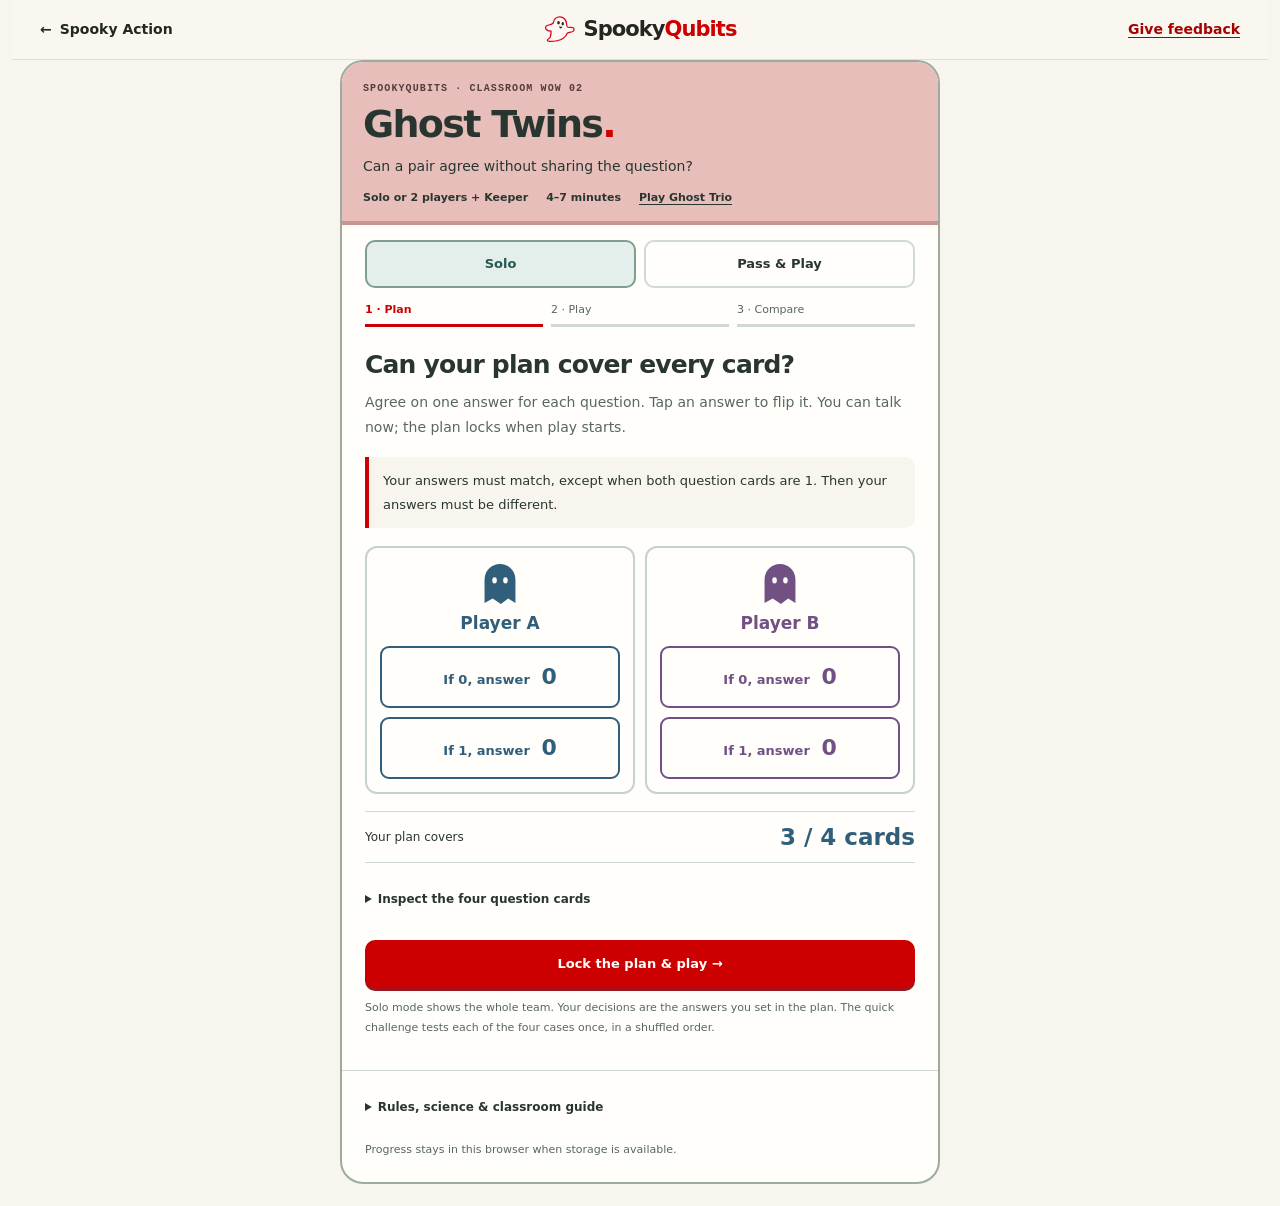
<file: games/ghost-twins/index.html>
<!doctype html>
<html lang="en">
<head>
  <meta charset="utf-8">
  <meta name="viewport" content="width=device-width,initial-scale=1">
  <meta name="theme-color" content="#e7beb9">
  <meta name="description" content="A short CHSH classroom challenge: plan local answers, compare four cases, and investigate the difference between a lucky sample and a quantum probability.">
  <title>Ghost Twins · Spooky Action</title>
  <style>:root{color-scheme:light;--paper:#faf7f1;--white:#fffefa;--ink:#202435;--muted:#535969;--line:#c9cdd5;--red:#cc0000;--blue:#154c9c;--purple:#6c2f9e;--green:#1d7a3a;--gold:#8c6000;font-family: "Avenir Next", Avenir, "Segoe UI", system-ui, sans-serif;color:var(--ink);background:var(--paper);font-synthesis:none}
*{box-sizing:border-box}body{margin:0;padding:0 12px 22px}button,input,select{font:inherit}button,a,input{touch-action:manipulation}button{cursor:pointer}button:disabled{cursor:default;opacity:.5}a{color:var(--blue);text-underline-offset:4px}a:focus-visible,button:focus-visible,input:focus-visible,summary:focus-visible{outline:3px solid var(--gold);outline-offset:4px}[hidden]{display:none!important}.skip{position:absolute;top:-80px;left:15px;padding:12px;color:var(--white);background:var(--ink);z-index:10}.skip:focus{top:10px}.sr-only{position:absolute;width:1px;height:1px;padding:0;margin:-1px;overflow:hidden;clip:rect(0,0,0,0);white-space:nowrap;border:0}.game-shell{max-width:600px;margin:0 auto;background:var(--white);border:2px solid var(--ink);border-radius:23px;overflow:hidden}.game-header{background:var(--red);color:var(--white);padding:19px 21px 17px;border-bottom:4px solid var(--ink)}.eyebrow{font:750 10px/1.6 ui-monospace,monospace;letter-spacing:1.1px;margin:0 0 7px}.game-header h1{font-size:38px;letter-spacing:-1.7px;line-height:1.1;margin:0 0 9px;font-weight:850}.game-header p:not(.eyebrow){font-size:14px;line-height:1.65;margin:0}.header-meta{display:flex;gap:18px;font-size:11px;font-weight:700;margin-top:13px;flex-wrap:wrap}.top-controls{padding:15px 17px 0}.mode-group{display:grid;grid-template-columns:1fr 1fr;gap:8px}.btn{display:inline-flex;align-items:center;justify-content:center;gap:8px;min-height:48px;padding:11px 15px;border:2px solid var(--line);border-radius:10px;background:var(--white);color:var(--ink);font-size:13px;font-weight:750;line-height:1.5;text-decoration:none}.btn.primary{background:var(--red);border-color:var(--red);color:var(--white);box-shadow:0 3px 0 #7d0e18}.btn.ghost-team{background:var(--purple);border-color:var(--purple);color:var(--white)}.btn[aria-pressed=true]{background:var(--ink);border-color:var(--ink);color:var(--white)}.btn:hover:enabled{border-color:var(--red)}.btn:active:enabled{transform:translateY(1px)}.btn.wide{width:100%}.stage-steps{display:flex;gap:8px;margin:15px 0 0;list-style:none;padding:0;color:var(--muted);font-size:11px}.stage-steps li{flex:1;padding:0 0 8px;border-bottom:3px solid var(--line)}.stage-steps li[aria-current=step]{color:var(--red);border-bottom-color:var(--red);font-weight:800}.screen{padding:20px 17px 22px}h2{font-size:25px;letter-spacing:-.8px;line-height:1.2;margin:0 0 10px}h3{font-size:17px;line-height:1.4;margin:0 0 9px}.lede{font-size:14px;line-height:1.8;color:var(--muted);margin:0 0 17px}.fine{font-size:11px;line-height:1.8;color:var(--muted);margin:10px 0}.rule{font-size:13px;line-height:1.8;background:var(--paper);padding:12px 14px;border-left:4px solid var(--red);border-radius:0 10px 10px 0;margin:0 0 18px}.plan-grid{display:grid;gap:10px;margin:17px 0}.plan-role{border:2px solid var(--role);border-radius:12px;padding:13px;min-width:0;background:var(--white)}.role-heading{display:flex;align-items:center;gap:11px;margin-bottom:10px}.role-heading h3{margin:0;color:var(--role)}.ghost{width:40px;height:46px;display:block;flex-shrink:0;fill:var(--role)}.ghost .eyes{fill:var(--white)}.role-name{font-size:13px;font-weight:800;color:var(--role)}.plan-inputs{display:grid;grid-template-columns:1fr 1fr;gap:9px}.plan-choice{border:2px solid var(--role);border-radius:9px;background:var(--white);color:var(--role);min-height:62px;padding:8px;font-weight:750;font-size:13px;line-height:1.6}.plan-choice b{font-size:22px;margin-left:7px;font-variant-numeric:tabular-nums}.plan-choice[aria-pressed=true]{background:var(--role);color:var(--white)}.coverage{display:flex;justify-content:space-between;align-items:center;gap:12px;margin:12px 0;padding:12px 0;border-block:1px solid var(--line);font-size:12px}.coverage strong{font-size:23px;font-variant-numeric:tabular-nums;color:var(--blue)}details{margin-top:15px}summary{min-height:44px;padding:11px 0;font-size:12px;font-weight:750;cursor:pointer;line-height:1.7}.table-wrap{width:100%;overflow:auto}table{border-collapse:collapse;width:100%;font-size:12px;line-height:1.7;margin:7px 0}th,td{text-align:left;padding:9px 6px;border-bottom:1px solid var(--line);vertical-align:top}th{font-size:11px;color:var(--muted)}.pass{color:var(--green);font-weight:750}.miss{color:var(--red);font-weight:750}.actions{display:flex;gap:9px;flex-wrap:wrap;margin-top:18px}.actions>.btn{flex:1}.round-line{display:flex;justify-content:space-between;gap:12px;font-size:11px;font-weight:750;color:var(--muted);margin-bottom:17px}.round-line .model{color:var(--purple)}.handoff{text-align:center;background:var(--paper);padding:27px 16px;border:2px dashed var(--line);border-radius:15px}.handoff .ghost{width:78px;height:87px;margin:0 auto 16px}.handoff h2{color:var(--role)}.handoff .lede{font-size:13px;max-width:340px;margin:0 auto 20px}.private-card{border:3px solid var(--role);border-radius:15px;padding:19px 16px;text-align:center}.private-card .role-heading{justify-content:center}.question-card{display:block;font-size:63px;line-height:1.2;font-weight:850;color:var(--role);padding:13px 0 16px;font-variant-numeric:tabular-nums}.answer-disc{display:grid;place-items:center;width:94px;height:94px;border-radius:50%;background:var(--role);color:var(--white);font-size:48px;font-weight:850;margin:16px auto 20px}.team{display:grid;grid-template-columns:repeat(var(--players),minmax(0,1fr));gap:10px;margin:18px 0}.player{background:var(--paper);border-radius:12px;padding:14px 8px;text-align:center;min-width:0}.player .ghost{margin:0 auto 6px}.player .input{font-size:14px;font-weight:750;margin:7px 0;color:var(--role)}.player .bit{font-size:37px;font-weight:850;color:var(--role);font-variant-numeric:tabular-nums;line-height:1.2}.player .fine{margin-bottom:0}.verdict{padding:15px;border-left:5px solid var(--red);background:var(--paper);border-radius:0 11px 11px 0}.verdict.success{border-color:var(--green)}.verdict h2{font-size:23px;margin:0 0 6px}.verdict p{font-size:13px;line-height:1.8;margin:0}.score-line{font-size:13px;line-height:1.8;margin:15px 0 0}.score-line b{color:var(--blue)}.tally{display:flex;gap:7px;flex-wrap:wrap;list-style:none;margin:14px 0 0;padding:0}.tally li{display:grid;place-items:center;min-height:35px;min-width:35px;background:var(--paper);border-radius:7px;font-size:13px;font-weight:750}.tally li.success{color:var(--green)}.tally li.failure{color:var(--red)}.score-bars{display:grid;gap:17px;margin:21px 0}.score-bar-label{display:flex;justify-content:space-between;gap:12px;font-size:13px;font-weight:750;margin-bottom:7px}.bar-track{height:14px;background:#e8e7e2;border-radius:7px;overflow:hidden}.bar{height:100%;background:var(--blue);border-radius:7px}.bar.quantum{background:var(--purple)}.bound{font-size:12px;line-height:1.8;padding:13px 14px;background:var(--paper);border-radius:10px}.bound b{color:var(--purple)}.lab{margin-top:19px;border-top:1px solid var(--line);padding-top:4px}.batch-result{font-size:13px;line-height:1.8;padding:12px 14px;background:var(--paper);border-radius:10px;margin:12px 0}.quiz{border-top:1px solid var(--line);padding-top:18px;margin-top:22px}.quiz .btn{display:block;width:100%;text-align:left;margin-top:8px;font-size:12px}.quiz .correct{border-color:var(--green);background:#eaf4ec;color:#155b2b}.quiz .wrong{border-color:var(--red);background:#fff0ef}.game-footer{padding:0 17px 12px;border-top:1px solid var(--line)}.game-footer p{font-size:12px;line-height:1.8}.game-footer .fine{font-size:11px}.proof-text{font-size:12px;line-height:1.9}.model-pill{display:inline-block;font:750 10px/1.5 ui-monospace,monospace;letter-spacing:.8px;color:var(--purple);margin-bottom:9px}.notice{font-size:12px;line-height:1.9;margin:14px 0;color:var(--muted)}.resume{display:flex;justify-content:space-between;gap:12px;align-items:center;padding:12px 17px 0;font-size:11px}.resume .btn{font-size:11px;min-height:44px;padding:8px 11px}
@media(min-width:500px){.plan-grid{grid-template-columns:repeat(var(--players),minmax(0,1fr))}.plan-inputs{grid-template-columns:1fr}.plan-role .role-heading{flex-direction:column;gap:5px}.screen{padding:23px}.top-controls{padding-inline:23px}.game-footer{padding-inline:23px}}
@media(max-width:360px){body{padding-inline:8px}.game-header{padding-inline:16px}.game-header h1{font-size:35px}.screen,.top-controls,.game-footer{padding-inline:13px}.btn{padding-inline:11px}.team{gap:7px}.player .input{font-size:12px}.player .ghost{width:35px;height:41px}}
@media(prefers-reduced-motion:reduce){*,*::before,*::after{animation:none!important;transition:none!important;scroll-behavior:auto!important}}

/* A softer Spooky Action palette, between the two existing collections. */
:root{--paper:#f8f5ef;--ink:#293630;--muted:#58675f;--line:#d0d9d2;--red:#cc0000;--blue:#315f7b;--purple:#715184;--green:#2c7048}
.game-shell{border-color:#9bac9f}
.game-header{background:#e7beb9;color:var(--ink);border-bottom-color:#c99591}
.game-header .eyebrow{color:#563b3c}
.game-header h1 span{color:var(--red)}
.btn.primary{box-shadow:0 3px 0 #9d151e}
.btn[aria-pressed=true]{background:#e4efeb;border-color:#7c9f91;color:#245a53}
.plan-role{border-color:#c5d4ca}
.private-card{border-color:#b4c6bb}
.plan-choice[aria-pressed=true]{background:#ecf2ed;color:var(--role);box-shadow:inset 0 0 0 1px var(--role)}

.header-meta a { color: inherit; text-decoration: underline; text-underline-offset: 3px; }
</style>
<style>
.sq-game-header {
  box-sizing: border-box;
  display: grid;
  grid-template-columns: minmax(0, 1fr) auto minmax(0, 1fr);
  align-items: center;
  gap: clamp(4px, 1vw, 16px);
  min-height: 60px;
  margin: 0;
  padding: 4px clamp(8px, 2.4vw, 28px);
  border: 0;
  border-bottom: 1px solid #dfded6;
  background: #faf7f1;
  color: #242622;
  font: 700 14px/1.25 "Avenir Next", Avenir, "Segoe UI", system-ui, sans-serif;
}
.sq-game-header a {
  display: inline-flex;
  align-items: center;
  gap: 8px;
  min-width: 0;
  min-height: 44px;
  color: inherit;
  text-decoration: none;
}
.sq-game-header a:focus-visible { outline: 3px solid #1363c4; outline-offset: 2px; }
.sq-game-header a:hover { color: #a60000; }
.sq-game-header .sq-game-back { justify-self: start; }
.sq-game-header .sq-game-brand {
  justify-self: center;
  font-size: 21px;
  font-weight: 850;
  letter-spacing: -.045em;
  white-space: nowrap;
}
.sq-game-brand svg { display: block; flex: none; width: 32px; height: 32px; }
.sq-game-brand .sq-brand-red { color: #cc0000; }
.sq-game-header .sq-game-feedback {
  justify-self: end;
  color: #a60000;
  text-align: right;
  text-decoration: underline;
  text-underline-offset: 3px;
}
/* The launcher already shows this header above the embedded game. */
.sq-game-header:target { display: none; }
@media (max-width: 540px) {
  .sq-game-header { min-height: 54px; font-size: 11px; }
  .sq-game-header a { gap: 4px; }
  .sq-game-header .sq-game-brand { font-size: 17px; }
  .sq-game-brand svg { width: 24px; height: 24px; }
}
@media print { .sq-game-header { display: none; } }
</style>
</head>
<body>
<a class="skip" href="#main">Skip to game</a>
<header class="sq-game-header" id="sq-embedded-header">
  <a class="sq-game-back" href="../../index.html"><span aria-hidden="true">←</span><span>Spooky Action</span></a>
  <a class="sq-game-brand" href="https://spookyqubits.com/" aria-label="SpookyQubits home"><svg aria-hidden="true" xmlns="http://www.w3.org/2000/svg" viewBox="0 0 64 64"><path d="M18.5 18C19.5 10.5 25 5.5 31.5 5.5C39 5.5 44.5 11.5 45 19C45.2 22.5 45.5 25 47 26C50 27.5 55.5 25.5 58.5 27.5C62 30 59.5 35.5 55 36C51.5 36.5 48.5 36.5 46.5 38.5C43.5 45.5 36 51.5 26 53.5C19 55 12 55.5 8 54C5.5 53 7.5 50.5 10.5 48.5C12.5 47 13 45.5 13 44C14 40.5 14.3 37 14 34C11 34.2 6.5 33.5 4.2 30.5C2 27.5 3.5 23 8 22.5C12 22 16 21 18.5 18Z" fill="#fff8f4" stroke="#d3061c" stroke-width="2.5" stroke-linejoin="round"/><ellipse cx="29" cy="17.5" rx="2.6" ry="3.6" fill="#242622"/><ellipse cx="37.5" cy="19.5" rx="2.3" ry="3.3" fill="#242622"/><path d="M30.2 24.6Q33.4 25.8 36.6 24.9Q36 29.2 33 29Q30.6 28.6 30.2 24.6Z" fill="#242622"/></svg><span>Spooky<span class="sq-brand-red">Qubits</span></span></a>
  <a class="sq-game-feedback" href="https://docs.google.com/forms/d/e/1FAIpQLSdiWw4IEz4JX5UsgAScpl-tIXpiNDkJQhgm2joPpMu232BCnw/viewform" target="_blank" rel="noopener" aria-label="Give feedback (opens in a new tab)">Give feedback</a>
</header>
<main id="main" class="game-shell">
  <header class="game-header"><p class="eyebrow">SPOOKYQUBITS · CLASSROOM WOW 02</p><h1>Ghost Twins<span>.</span></h1><p>Can a pair agree without sharing the question?</p><div class="header-meta"><span>Solo or 2 players + Keeper</span><span>4–7 minutes</span><a href="../ghost-trio/">Play Ghost Trio</a></div></header>
  <div id="app"></div>
  <footer class="game-footer"><details><summary>Rules, science &amp; classroom guide</summary><div id="science"></div><p><a href="guide.html">Open printable facilitator guide ↗</a></p><p class="fine">The phone sees all the questions and simulates the quantum team. When you share a phone, look away while someone else answers. You can play without an account, and the game stays on your device.</p></details><p class="fine">Progress stays in this browser when storage is available. <span id="storage-note"></span></p></footer>
</main>
<div id="live" class="sr-only" aria-live="polite" role="status"></div>
<script id="game-config" type="application/json">{"kind": "twins", "otherSlug": "ghost-trio"}</script>
<script>(function (root, make) {
  const api = make();
  if (typeof module === 'object' && module.exports) module.exports = api;
  else root.SpookyActionCore = api;
})(typeof globalThis === 'object' ? globalThis : this, function () {
  'use strict';
  const P = Math.cos(Math.PI / 8) ** 2;
  const DEFINITIONS = {
    trio: {name:'Ghost Trio',slug:'ghost-trio',n:3,labels:['X','Y'],cases:[[0,0,0],[0,1,1],[1,0,1],[1,1,0]],quantum:1},
    twins: {name:'Ghost Twins',slug:'ghost-twins',n:2,labels:['0','1'],cases:[[0,0],[0,1],[1,0],[1,1]],quantum:P}
  };
  const bit = x => x === 0 || x === 1;
  function definition(kind) {if(!DEFINITIONS[kind])throw Error('Unknown game');return DEFINITIONS[kind];}
  function checkCase(kind, questions) {
    const d=definition(kind);
    if(!Array.isArray(questions)||!d.cases.some(q=>q.length===questions.length&&q.every((x,i)=>x===questions[i])))throw Error('Invalid question card');
    return d;
  }
  function validPlan(kind, plan) {return Array.isArray(plan)&&plan.length===definition(kind).n&&plan.every(row=>Array.isArray(row)&&row.length===2&&row.every(bit));}
  function target(kind, questions) {checkCase(kind,questions);return kind==='trio'?Number(questions.some(Boolean)):questions[0]&questions[1];}
  function wins(kind, questions, answers) {
    const d=checkCase(kind,questions);
    if(!Array.isArray(answers)||answers.length!==d.n||!answers.every(bit))throw Error('Invalid answers');
    return answers.reduce((a,b)=>a^b,0)===target(kind,questions);
  }
  function answersFor(kind, plan, questions) {checkCase(kind,questions);if(!validPlan(kind,plan))throw Error('Invalid plan');return questions.map((q,i)=>plan[i][q]);}
  function coverage(kind,plan) {return definition(kind).cases.filter(q=>wins(kind,q,answersFor(kind,plan,q))).length;}
  function joint(kind,questions) {
    const d=checkCase(kind,questions),p=d.quantum;
    return Array.from({length:2**d.n},(_,v)=>{
      const answers=Array.from({length:d.n},(_,i)=>(v>>(d.n-i-1))&1);
      return {answers,p:(wins(kind,questions,answers)?p:1-p)/(2**(d.n-1))};
    });
  }
  function random() {
    if(typeof globalThis.crypto?.getRandomValues==='function'){const a=new Uint32Array(1);globalThis.crypto.getRandomValues(a);return a[0]/4294967296;}
    return Math.random();
  }
  function draw(rng) {const u=rng();if(!Number.isFinite(u)||u<0||u>=1)throw Error('Invalid random draw');return u;}
  function sample(kind,questions,rng=random) {
    const u=draw(rng),outcomes=joint(kind,questions);let c=0;
    for(const outcome of outcomes){c+=outcome.p;if(u<c)return outcome.answers.slice();}
    return outcomes.at(-1).answers.slice();
  }
  function deck(kind,rng=random) {
    const out=definition(kind).cases.map(q=>q.slice());
    for(let i=out.length-1;i>0;i--){const j=Math.floor(draw(rng)*(i+1));[out[i],out[j]]=[out[j],out[i]];}
    return out;
  }
  function strategies(kind) {
    const n=definition(kind).n;
    return Array.from({length:2**(2*n)},(_,v)=>{
      const plan=Array.from({length:n},(_,i)=>[(v>>(2*i))&1,(v>>(2*i+1))&1]);
      return {plan,hits:coverage(kind,plan)};
    });
  }
  function emptyStats() {return {n:0,classical:0,quantum:0,cases:Array.from({length:4},()=>({n:0,classical:0,quantum:0}))};}
  function benchmark(kind,plan,n=100,rng=random) {
    const d=definition(kind);if(!validPlan(kind,plan)||!Number.isInteger(n)||n<1||n>10000)throw Error('Invalid batch');
    const s=emptyStats();
    for(let i=0;i<n;i++){
      const index=Math.floor(draw(rng)*4),q=d.cases[index],c=Number(wins(kind,q,answersFor(kind,plan,q))),g=Number(wins(kind,q,sample(kind,q,rng)));
      s.n++;s.classical+=c;s.quantum+=g;const row=s.cases[index];row.n++;row.classical+=c;row.quantum+=g;
    }
    return s;
  }
  function merge(a,b) {return {n:a.n+b.n,classical:a.classical+b.classical,quantum:a.quantum+b.quantum,cases:a.cases.map((r,i)=>({n:r.n+b.cases[i].n,classical:r.classical+b.cases[i].classical,quantum:r.quantum+b.cases[i].quantum}))};}
  return {DEFINITIONS,P,definition,validPlan,target,wins,answersFor,coverage,joint,sample,deck,strategies,emptyStats,benchmark,merge,random};
});
</script>
<script>(() => {
  'use strict';
  const C=globalThis.SpookyActionCore,config=JSON.parse(document.getElementById('game-config').textContent),kind=config.kind,d=C.definition(kind);
  const app=document.getElementById('app'),live=document.getElementById('live'),letters=['A','B','C'],colors=['#315f7b','#715184','#a6424d'];
  const storageKey='spooky-action:v1:'+kind,copy=x=>JSON.parse(JSON.stringify(x));
  const fresh=()=>({version:1,kind,mode:'solo',screen:'plan',phase:'classical',plan:Array.from({length:d.n},(_,i)=>kind==='trio'&&i===2?[1,1]:[0,0]),locked:null,deck:[],index:0,player:0,round:null,records:{classical:[],quantum:[]},batch:C.emptyStats(),quiz:null,panels:[]});
  let S=fresh(),storageOK=true;
  function save(){try{localStorage.setItem(storageKey,JSON.stringify(S));}catch(_){storageOK=false;document.getElementById('storage-note').textContent='Saving is off in this browser.';}}
  function validQuestions(q){try{C.target(kind,q);return true;}catch(_){return false;}}
  function validRecord(r){try{return r&&validQuestions(r.questions)&&typeof r.win==='boolean'&&C.wins(kind,r.questions,r.answers)===r.win;}catch(_){return false;}}
  function validStats(b){return b&&['n','classical','quantum'].every(k=>Number.isInteger(b[k])&&b[k]>=0)&&b.n<=10000&&b.classical<=b.n&&b.quantum<=b.n&&Array.isArray(b.cases)&&b.cases.length===4&&b.cases.every(r=>r&&['n','classical','quantum'].every(k=>Number.isInteger(r[k])&&r[k]>=0)&&r.classical<=r.n&&r.quantum<=r.n)&&['n','classical','quantum'].every(k=>b.cases.reduce((n,r)=>n+r[k],0)===b[k]);}
  function restore(){
    try{
      const raw=localStorage.getItem(storageKey);if(!raw||raw.length>16000)return;
      const p=JSON.parse(raw),screens=['plan','solo-card','handoff','question','private-result','round-result','classical-end','compare'];
      if(p.version!==1||p.kind!==kind||!['solo','shared'].includes(p.mode)||!screens.includes(p.screen)||!['classical','quantum'].includes(p.phase)||!C.validPlan(kind,p.plan))return;
      if(!p.records||!['classical','quantum'].every(k=>Array.isArray(p.records[k])&&p.records[k].length<=4&&p.records[k].every(validRecord))||!validStats(p.batch))return;
      if(p.screen!=='plan'){
        if(!C.validPlan(kind,p.locked)||!Array.isArray(p.deck)||p.deck.length!==4||!p.deck.every(validQuestions)||new Set(p.deck.map(q=>q.join(''))).size!==4||!Number.isInteger(p.index)||p.index<0||p.index>3||!Number.isInteger(p.player)||p.player<0||p.player>=d.n)return;
        if(['solo-card','handoff','question','private-result','round-result'].includes(p.screen)){
          const r=p.round;if(!r||!validQuestions(r.questions)||r.questions.some((v,i)=>v!==p.deck[p.index][i])||!Array.isArray(r.answers)||r.answers.length!==d.n||!r.answers.every(x=>x===0||x===1)||!['submitted','measured'].every(k=>Array.isArray(r[k])&&r[k].length===d.n&&r[k].every(v=>typeof v==='boolean')))return;
        }
        if(p.screen==='classical-end'&&p.records.classical.length!==4)return;
        if(p.screen==='compare'&&(p.records.classical.length!==4||p.records.quantum.length!==4))return;
        if(p.phase==='quantum'&&p.records.classical.length!==4)return;
      }
      S=p;S.quiz=[0,1].includes(S.quiz)?S.quiz:null;S.panels=Array.isArray(S.panels)?S.panels.filter(x=>['cases','proof','lab'].includes(x)):[];
      // A reload never exposes a private card to whoever picks up the phone.
      if(S.mode==='shared'&&['question','private-result'].includes(S.screen))S.screen='handoff';
    }catch(_){storageOK=false;}
  }
  const ghost=(i,large=false)=>`<svg class="ghost${large?' large':''}" viewBox="0 0 44 50" aria-hidden="true" style="--role:${colors[i]}"><path d="M5 45V20a17 17 0 0 1 34 0v26l-8-5-8 6-9-6-9 5Z"/><g class="eyes"><ellipse cx="16" cy="21" rx="2.5" ry="3.5"/><ellipse cx="28" cy="21" rx="2.5" ry="3.5"/></g></svg>`;
  const btn=(action,label,cls='',attrs='')=>`<button type="button" class="btn ${cls}" data-action="${action}" ${attrs}>${label}</button>`;
  const primary=(action,label,cls='primary')=>btn(action,label,cls,'data-primary');
  const qText=q=>q.map(x=>d.labels[x]).join(' · '),goal=q=>kind==='trio'?(C.target(kind,q)?'Odd total':'Even total'):(C.target(kind,q)?'Different answers':'Matching answers');
  const explanation=(q,a)=>kind==='trio'?`The answers add to ${a.reduce((x,y)=>x+y,0)}. This card needs an ${C.target(kind,q)?'odd':'even'} total.`:`${q.every(Boolean)?'Both question cards are 1, so the answers must differ.':'At least one question card is 0, so the answers must match.'}`;
  const rule=()=>kind==='trio'?'All three get X: your answers must add to an even number. Two get Y: your answers must add to an odd number.':'Your answers must match, except when both question cards are 1. Then your answers must be different.';
  const opened=id=>S.panels.includes(id)?' open':'';
  const won=phase=>S.records[phase].filter(r=>r.win).length;
  function caseTable(plan=S.locked||S.plan,records=null){return `<div class="table-wrap"><table><thead><tr><th scope="col">Questions</th><th scope="col">Need</th><th scope="col">Answers</th><th scope="col">Result</th></tr></thead><tbody>${d.cases.map(q=>{const r=records?.find(r=>r.questions.every((v,i)=>v===q[i])),a=r?r.answers:C.answersFor(kind,plan,q),w=C.wins(kind,q,a);return `<tr><td>${qText(q)}</td><td>${goal(q)}</td><td>${a.join(' · ')}</td><td class="${w?'pass':'miss'}">${w?'✓ Win':'× Miss'}</td></tr>`;}).join('')}</tbody></table></div>`;}
  function top(){const step=S.screen==='plan'?0:S.screen==='compare'?2:1;return `${S.screen==='plan'?`<div class="top-controls"><div class="mode-group" role="group" aria-label="Play mode">${btn('mode-solo','Solo','',`aria-pressed="${S.mode==='solo'}"`)}${btn('mode-shared','Pass & Play','',`aria-pressed="${S.mode==='shared'}"`)}</div>`:`<div class="top-controls"><div class="resume"><span>${S.mode==='solo'?'Solo · one player':`Pass & Play · ${d.n} players`}</span>${btn('new-plan','Edit plan')}</div>`}<ol class="stage-steps" aria-label="Activity progress">${['1 · Plan','2 · Play','3 · Compare'].map((label,i)=>`<li ${step===i?'aria-current="step"':''}>${label}</li>`).join('')}</ol></div>`;}
  function planScreen(){return `<section class="screen"><h2>Can your plan cover every card?</h2><p class="lede">Agree on one answer for each question. Tap an answer to flip it. You can talk now; the plan locks when play starts.</p><p class="rule">${rule()}</p><div class="plan-grid" style="--players:${d.n}">${S.plan.map((row,i)=>`<section class="plan-role" style="--role:${colors[i]}" aria-label="Player ${letters[i]} answer plan"><div class="role-heading">${ghost(i)}<h3>Player ${letters[i]}</h3></div><div class="plan-inputs">${row.map((value,q)=>`<button type="button" class="plan-choice" data-action="flip" data-player="${i}" data-question="${q}" aria-pressed="${value===1}" aria-label="Player ${letters[i]} answers ${value} for question ${d.labels[q]}. Flip this answer.">If ${d.labels[q]}, answer <b>${value}</b></button>`).join('')}</div></section>`).join('')}</div><div class="coverage"><span>Your plan covers</span><strong>${C.coverage(kind,S.plan)} / 4 cards</strong></div><details data-panel="cases"${opened('cases')}><summary>Inspect the four question cards</summary>${caseTable(S.plan)}</details><div class="actions">${primary('start','Lock the plan & play →')}</div><p class="fine">${S.mode==='shared'?`Give the phone to one player at a time. Everyone else looks away. The phone is the Keeper; a teacher can help with handoffs.`:'Solo mode shows the whole team. Your decisions are the answers you set in the plan.'} The quick challenge tests each of the four cases once, in a shuffled order.</p></section>`;}
  function roundLine(){return `<div class="round-line"><span>Card ${S.index+1} of 4 · ${S.phase==='classical'?'Locked plan':'Quantum model'}</span><span class="${S.phase==='quantum'?'model':''}">${S.phase==='quantum'?'IDEAL SIMULATION':'YOUR TEAM'}</span></div>`;}
  function team(q,answers=null){return `<div class="team" style="--players:${d.n}">${q.map((x,i)=>`<div class="player" style="--role:${colors[i]}">${ghost(i)}<span class="role-name">${letters[i]}</span><div class="input">Question ${d.labels[x]}</div><div class="bit">${answers?answers[i]:'?'}</div><p class="fine">${answers?'Answer':'Not revealed'}</p></div>`).join('')}</div>`;}
  function playingScreen(){
    const r=S.round,i=S.player;
    if(S.screen==='handoff')return `<section class="screen">${roundLine()}<div class="handoff" style="--role:${colors[i]}">${ghost(i,true)}<h2>Pass to ${letters[i]}</h2><p class="lede">Only player ${letters[i]} should look at the next screen. Stay quiet until the team result appears.</p>${primary('show-card',`I'm ${letters[i]} · show my card`)}</div><p class="fine">Other players’ questions and answers stay covered.</p></section>`;
    if(S.screen==='question')return `<section class="screen">${roundLine()}<div class="private-card" data-private="true" style="--role:${colors[i]}"><div class="role-heading">${ghost(i)}<h2>Player ${letters[i]}</h2></div><p class="fine">Your question</p><span class="question-card" data-local-question="${r.questions[i]}">${d.labels[r.questions[i]]}</span>${S.phase==='classical'?`<p class="lede">Your locked plan says <strong>${r.answers[i]}</strong>.</p>${primary('submit-classical',`Submit ${r.answers[i]} & hide`)}`:`<p class="lede">Measure your ghost in the model. Your own answer is a fair random bit.</p>${primary('measure','Measure my ghost','ghost-team')}`}</div></section>`;
    if(S.screen==='private-result')return `<section class="screen">${roundLine()}<div class="private-card" data-private="true" style="--role:${colors[i]}"><h2>${letters[i]}’s answer</h2><div class="answer-disc" data-local-answer="${r.answers[i]}">${r.answers[i]}</div><p class="lede">Keep this answer to yourself for now.</p>${primary('hide-answer',i===d.n-1?'Show the team result →':'Hide & pass →','ghost-team')}</div></section>`;
    if(S.screen==='solo-card')return `<section class="screen">${roundLine()}<h2>${S.phase==='classical'?'One card. Your locked plan.':'Let the ghost team try.'}</h2><p class="lede">${S.phase==='classical'?'The team uses only the answer each player agreed to for their own question.':'The phone samples the ideal joint quantum distribution. Each individual answer remains random.'}</p>${team(r.questions)}<div class="actions">${primary('solo-reveal',S.phase==='classical'?'Reveal the team result →':'Measure the ghost team →',S.phase==='classical'?'primary':'ghost-team')}</div></section>`;
    const record=S.records[S.phase].at(-1);
    return `<section class="screen">${roundLine()}<div class="verdict ${record.win?'success':''}"><h2>${record.win?'The team lands it.':'This card slips through.'}</h2><p>${explanation(record.questions,record.answers)}</p></div>${team(record.questions,record.answers)}<p class="score-line">${S.phase==='classical'?'Your plan':'Quantum model'}: <b>${won(S.phase)} / ${S.records[S.phase].length}</b> so far.</p><ul class="tally" aria-label="Completed cards">${S.records[S.phase].map((r,i)=>`<li class="${r.win?'success':'failure'}" aria-label="Card ${i+1}: ${r.win?'win':'miss'}">${r.win?'✓':'×'}</li>`).join('')}</ul><div class="actions">${primary('next',S.index===3?(S.phase==='classical'?'See what your plan found →':'Compare the teams →'):'Next card →')}</div></section>`;
  }
  function proof(){const all=C.strategies(kind),best=all.filter(s=>s.hits===3).length;return `<details data-panel="proof"${opened('proof')}><summary>Why can’t a fixed plan win all four?</summary><div class="proof-text"><p>${kind==='trio'?'Across the four cards, each player uses their X answer twice and their Y answer twice. Adding all twelve answers therefore gives an even total. But the targets ask for one even total and three odd totals, which add to an odd number. Both demands cannot hold.':'The first three cards ask for A’s 0 answer, A’s 1 answer, B’s 0 answer, and B’s 1 answer to agree. The last card then asks two of those same answers to differ. At least one card must fail.'}</p><p>The game checks all <b>${all.length}</b> possible fixed plans: ${best} win 3 cards; none win all 4. Shared random choices only mix these plans, so they cannot raise the average above 75% when questions are uniformly selected and players do not communicate.</p></div></details>`;}
  function classicalEnd(){return `<section class="screen"><h2>${won('classical')===3?'You reached the plan ceiling.':'Your plan found '+won('classical')+' of four.'}</h2><p class="lede">Every possible question card was checked once. Your answers stayed locked throughout.</p>${caseTable(S.locked,S.records.classical)}<p class="bound"><b>Best fixed plan: 3 / 4.</b> You can move the missed card, but you cannot remove every miss.</p>${proof()}<div class="actions">${primary('quantum','Try the ghost team →','ghost-team')}</div><p class="fine">The next phase uses the same four question cards. It samples an ideal quantum model, rather than a new answer plan.</p></section>`;}
  function bar(label,value,n,quantum=false){return `<div><div class="score-bar-label"><span>${label}</span><span>${value} / ${n}</span></div><div class="bar-track"><div class="bar ${quantum?'quantum':''}" style="width:${n?value/n*100:0}%"></div></div></div>`;}
  function lab(){const b=S.batch;return `<details class="lab" data-panel="lab"${opened('lab')}><summary>Classroom lab · sample more fresh rounds</summary><p class="fine">Each fresh round independently chooses one of the four question cases with equal probability. The plan stays fixed; the quantum model uses a fresh preparation.</p>${b.n?`<div class="batch-result"><b>${b.n} sampled rounds</b><br>Your plan: ${b.classical} wins (${(b.classical/b.n*100).toFixed(1)}%)<br>Quantum model: ${b.quantum} wins (${(b.quantum/b.n*100).toFixed(1)}%)</div><div class="table-wrap"><table><thead><tr><th>Questions</th><th>Trials</th><th>Plan wins</th><th>Model wins</th></tr></thead><tbody>${b.cases.map((r,i)=>`<tr><td>${qText(d.cases[i])}</td><td>${r.n}</td><td>${r.classical}</td><td>${r.quantum}</td></tr>`).join('')}</tbody></table></div>`:''}<div class="actions">${btn('batch',b.n?'Add 100 fresh rounds':'Sample 100 fresh rounds','',b.n>=10000?'disabled':'')}</div><p class="notice">${kind==='twins'?'The ideal quantum win probability is 85.36% per round, not a promised score. A short sample can tie or lose to the plan.':'The ideal GHZ model wins every allowed question case. A noisy physical experiment need not be perfect.'} A random classical batch can exceed 75% through luck. A score alone is not evidence that phones are entangled.</p></details>`;}
  function quiz(){const q=kind==='trio'?'Could one player use these correlations to send a chosen message instantly?':'A team wins 8 of 10 random rounds. Does that prove entanglement?';const answers=kind==='trio'?['No. Each local answer is random.','Yes. They choose a question to control the other answers.']:['No. Luck, the rules, and the physical set-up still matter.','Yes. Any score above 75% proves it.'];return `<section class="quiz" aria-labelledby="exit-question"><p class="eyebrow">ONE LAST QUESTION</p><h3 id="exit-question">${q}</h3>${answers.map((answer,i)=>btn('quiz',answer,S.quiz===i?(i===0?'correct':'wrong'):'',`data-answer="${i}" ${S.quiz!==null?'disabled':''}`)).join('')}${S.quiz!==null?`<p class="fine" role="status">${S.quiz===0?'Exactly. ':''}${kind==='trio'?'Only the joint pattern is special. Without comparing results through an ordinary channel, a player sees random bits. The phone’s central simulation is not evidence of nonlocal hardware.':'The 75% classical ceiling is a limit on average success under the stated random-input and no-communication rules. Small samples fluctuate. A physical Bell test needs controlled experimental conditions; this phone is a simulation.'}</p>`:''}</section>`;}
  function compare(){return `<section class="screen"><span class="model-pill">SAME FOUR QUESTION CARDS</span><h2>${kind==='trio'?'The missing card has a different ending.':'A small difference. A bigger question.'}</h2><p class="lede">${kind==='trio'?'A fixed local plan misses at least one card. The ideal GHZ model can satisfy all four.':'The ideal entangled strategy has a higher average success rate. Four sampled rounds are too few to promise that you will see it.'}</p><div class="score-bars">${bar('Your locked plan',won('classical'),4)}${bar('Quantum model · this run',won('quantum'),4,true)}</div><div class="bound">Uniform random questions, with no communication during a round:<br>Best classical average: <b>75%</b><br>Ideal quantum average: <b>${kind==='trio'?'100%':'85.36%'}</b></div>${proof()}${lab()}${quiz()}<div class="actions">${btn('new-plan','Try another plan')}${btn('quantum','Replay the model','ghost-team')}</div><p class="fine"><a href="../${config.otherSlug}/">${kind==='trio'?'Next: Ghost Twins →':'Revisit Ghost Trio →'}</a> · <a href="guide.html">Teacher guide ↗</a></p></section>`;}
  function render(focus=null){
    const panels=[...app.querySelectorAll('details[data-panel][open]')].map(x=>x.dataset.panel);if(app.children.length)S.panels=panels;
    const content=S.screen==='plan'?planScreen():S.screen==='classical-end'?classicalEnd():S.screen==='compare'?compare():playingScreen();
    app.innerHTML=top()+content;if(focus)app.querySelector(focus)?.focus({preventScroll:true});
  }
  function prepareRound(){const questions=S.deck[S.index].slice(),answers=S.phase==='classical'?C.answersFor(kind,S.locked,questions):C.sample(kind,questions);S.player=0;S.round={questions,answers,submitted:Array(d.n).fill(false),measured:Array(d.n).fill(false)};S.screen=S.mode==='shared'?'handoff':'solo-card';}
  function start(){S.phase='classical';S.locked=copy(S.plan);S.deck=C.deck(kind);S.index=0;S.records={classical:[],quantum:[]};S.batch=C.emptyStats();S.quiz=null;prepareRound();}
  function recordRound(){if(S.records[S.phase].length!==S.index)return;const r=S.round;S.records[S.phase].push({questions:r.questions.slice(),answers:r.answers.slice(),win:C.wins(kind,r.questions,r.answers)});S.screen='round-result';}
  function advancePlayer(){S.round.submitted[S.player]=true;if(S.player===d.n-1)recordRound();else{S.player++;S.screen='handoff';}}
  function newPlan(){const plan=copy(S.plan),mode=S.mode;S=fresh();S.plan=plan;S.mode=mode;}
  app.addEventListener('click',event=>{
    const b=event.target.closest('button[data-action]');if(!b||!app.contains(b)||b.disabled)return;
    const action=b.dataset.action;let focus='[data-primary]',message='';
    if(action==='flip'&&S.screen==='plan'){
      const i=Number(b.dataset.player),q=Number(b.dataset.question);if(!Number.isInteger(i)||i<0||i>=d.n||![0,1].includes(q))return;
      S.plan[i][q]^=1;focus=`[data-action=flip][data-player="${i}"][data-question="${q}"]`;message=`Your plan covers ${C.coverage(kind,S.plan)} of four cards.`;
    }else if(action.startsWith('mode-')&&S.screen==='plan'){S.mode=action==='mode-shared'?'shared':'solo';focus=`[data-action="${action}"]`;}
    else if(action==='start'&&S.screen==='plan'){start();message='The plan is locked. The four-card challenge begins.';}
    else if(action==='show-card'&&S.screen==='handoff'){S.screen=S.phase==='quantum'&&S.round.measured[S.player]?'private-result':'question';}
    else if(action==='submit-classical'&&S.screen==='question'&&S.phase==='classical'){advancePlayer();}
    else if(action==='measure'&&S.screen==='question'&&S.phase==='quantum'){S.round.measured[S.player]=true;S.screen='private-result';}
    else if(action==='hide-answer'&&S.screen==='private-result'){advancePlayer();}
    else if(action==='solo-reveal'&&S.screen==='solo-card'){S.round.submitted.fill(true);S.round.measured.fill(S.phase==='quantum');recordRound();}
    else if(action==='next'&&S.screen==='round-result'){if(S.index<3){S.index++;prepareRound();}else S.screen=S.phase==='classical'?'classical-end':'compare';}
    else if(action==='quantum'&&['classical-end','compare'].includes(S.screen)&&S.records.classical.length===4){S.phase='quantum';S.records.quantum=[];S.index=0;S.quiz=null;prepareRound();message='The same four question cards; fresh quantum-model answers.';}
    else if(action==='new-plan'){newPlan();message='The plan is unlocked. You can talk and change answers.';focus='[data-action=start]';}
    else if(action==='batch'&&S.screen==='compare'&&S.batch.n<10000){S.batch=C.merge(S.batch,C.benchmark(kind,S.locked,100));focus='[data-action=batch]';message=`Classroom lab now has ${S.batch.n} sampled rounds. Plan wins ${S.batch.classical}; model wins ${S.batch.quantum}.`;}
    else if(action==='quiz'&&S.screen==='compare'&&S.quiz===null){const answer=Number(b.dataset.answer);if(![0,1].includes(answer))return;S.quiz=answer;focus=null;message=answer===0?'Correct. Read the explanation below.':'Read the explanation below and compare it with the game rules.';}
    else return;
    render(focus);save();if(message)live.textContent=message;
  });
  app.addEventListener('toggle',event=>{if(event.target.matches?.('details[data-panel]')){S.panels=[...app.querySelectorAll('details[data-panel][open]')].map(x=>x.dataset.panel);}},true);
  document.getElementById('science').innerHTML = `
    <h3>How to play</h3>
    <p>Pick each player's answers before you see the cards. Lock the plan, then try all four cards. In Pass &amp; Play, hand the phone to one player at a time. Use the answer you agreed on for the question you see.</p>
    <p>${rule()}</p>
    <h3>What changes with the ghost team?</h3>
    <p>${kind==='trio'?'Try to fix the card your plan missed. Can you fix it without breaking another one? The ideal GHZ model can win all four cards.':'Compare your plan with the ideal entangled team over several batches in the classroom lab. Each batch gives you a better look at the difference than one four-card game.'}</p>
    <p>Each player sees a random 0 or 1 on their own. When you compare the answers, a pattern appears across the team. To see it, the players have to share their results.</p>
    <h3>For teachers</h3>
    <p>Ask the class to predict which card their plan will miss. After they see all four, try the classroom lab. Each new round picks a random card from the same four, so some cards can turn up more than once. Compare the scores and talk about why a short run can be misleading.</p>
    <details><summary>See the quantum model</summary>
      <p>${kind==='trio'?'The GHZ state is (|000⟩ + |111⟩)/√2. Players use X or Y measurements. The allowed questions are XXX, XYY, YXY, and YYX. The four answer triples that meet the required parity each occur with probability 1/4.':'The model uses the Bell state (|00⟩ + |11⟩)/√2. Alice measures Z or X. Bob measures (Z + X)/√2 or (Z − X)/√2. Each winning answer pair has probability cos²(π/8)/2 and each losing pair has probability sin²(π/8)/2.'} A measurement result of +1 is recorded as 0 and −1 as 1.</p>
      <p>${kind==='trio'?'<a href="https://arxiv.org/abs/2107.06156" target="_blank" rel="noopener">Girish et al., GHZ game rules and bounds</a>':'<a href="https://quantum.cloud.ibm.com/learning/en/courses/basics-of-quantum-information/entanglement-in-action/chsh-game" target="_blank" rel="noopener">IBM Quantum Learning’s CHSH game</a>'}</p>
    </details>`;
  restore();render();if(!storageOK)document.getElementById('storage-note').textContent='Saving is off in this browser.';
  // A read-only inspection surface supports independent mathematical and UI checks.
  globalThis.SpookyActionGame={getState:()=>copy(S),config:copy(config)};
})();
</script>
</body>
</html>
</file>
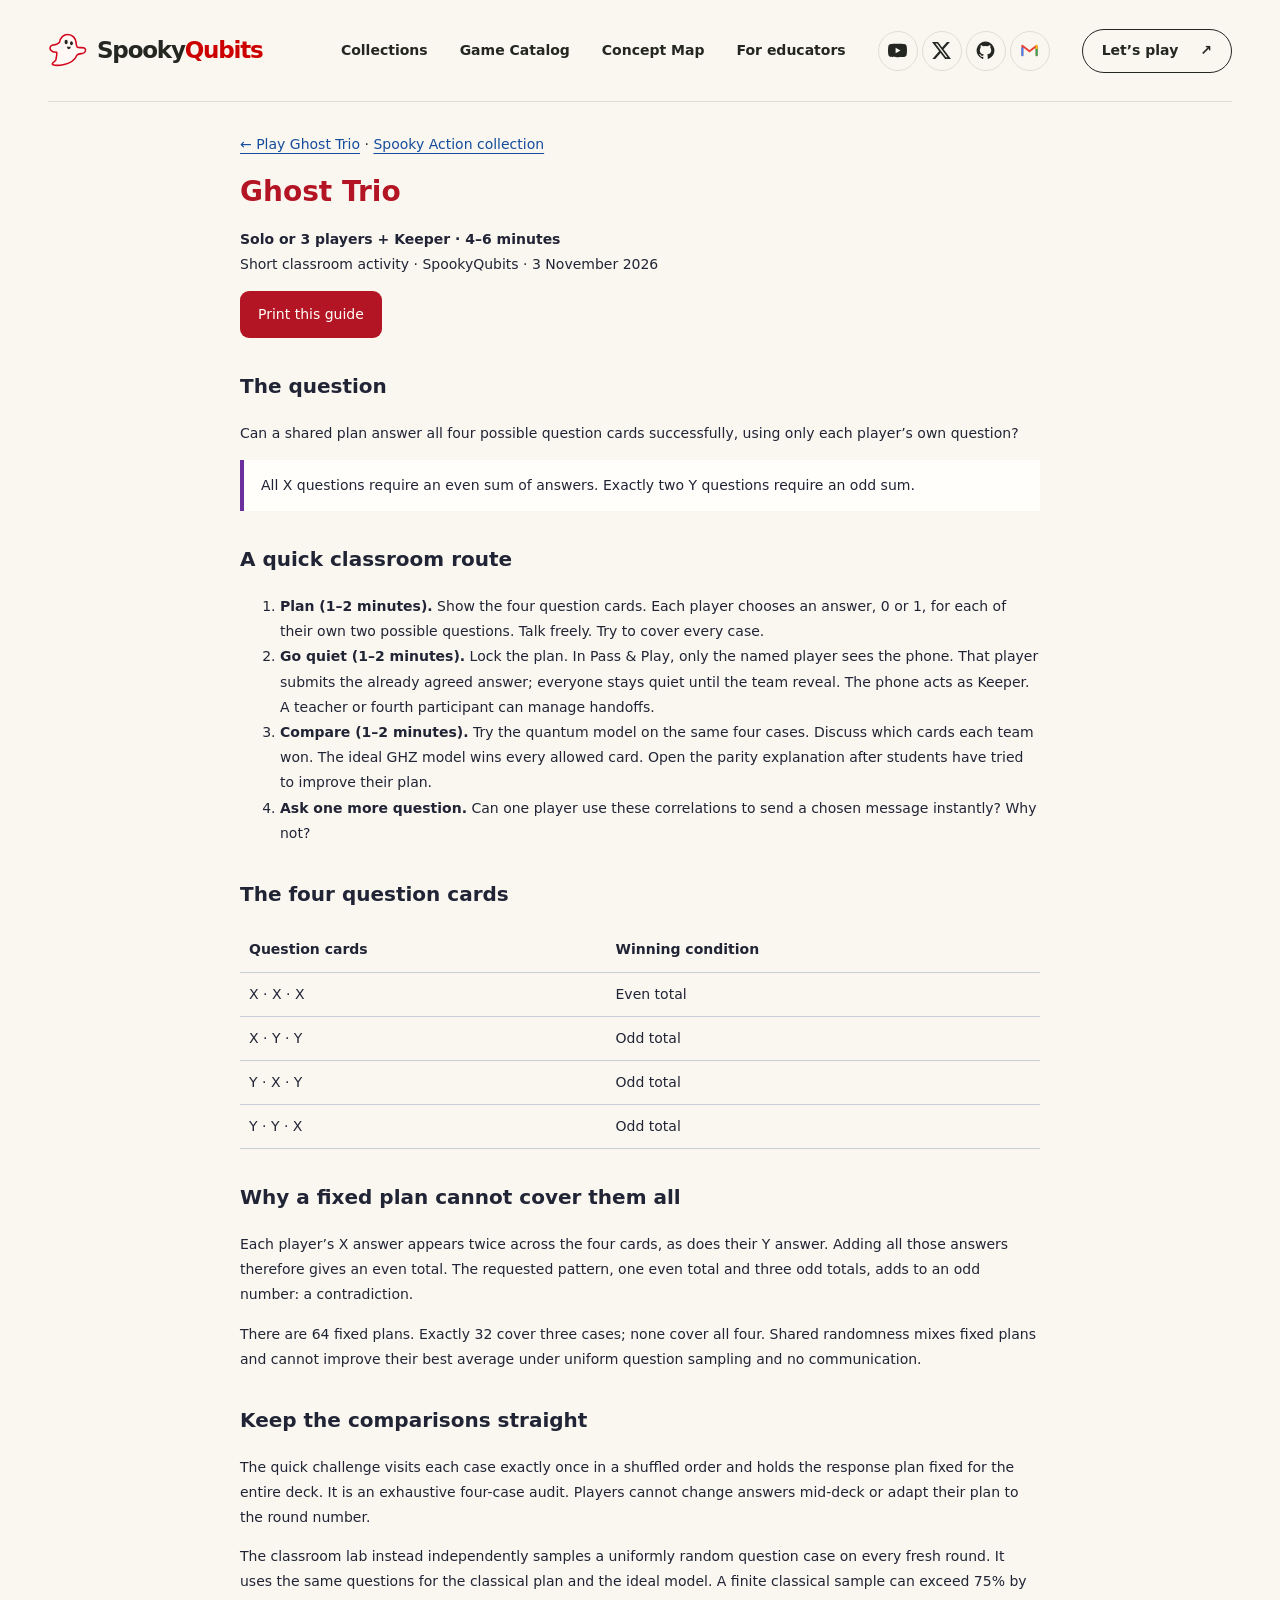
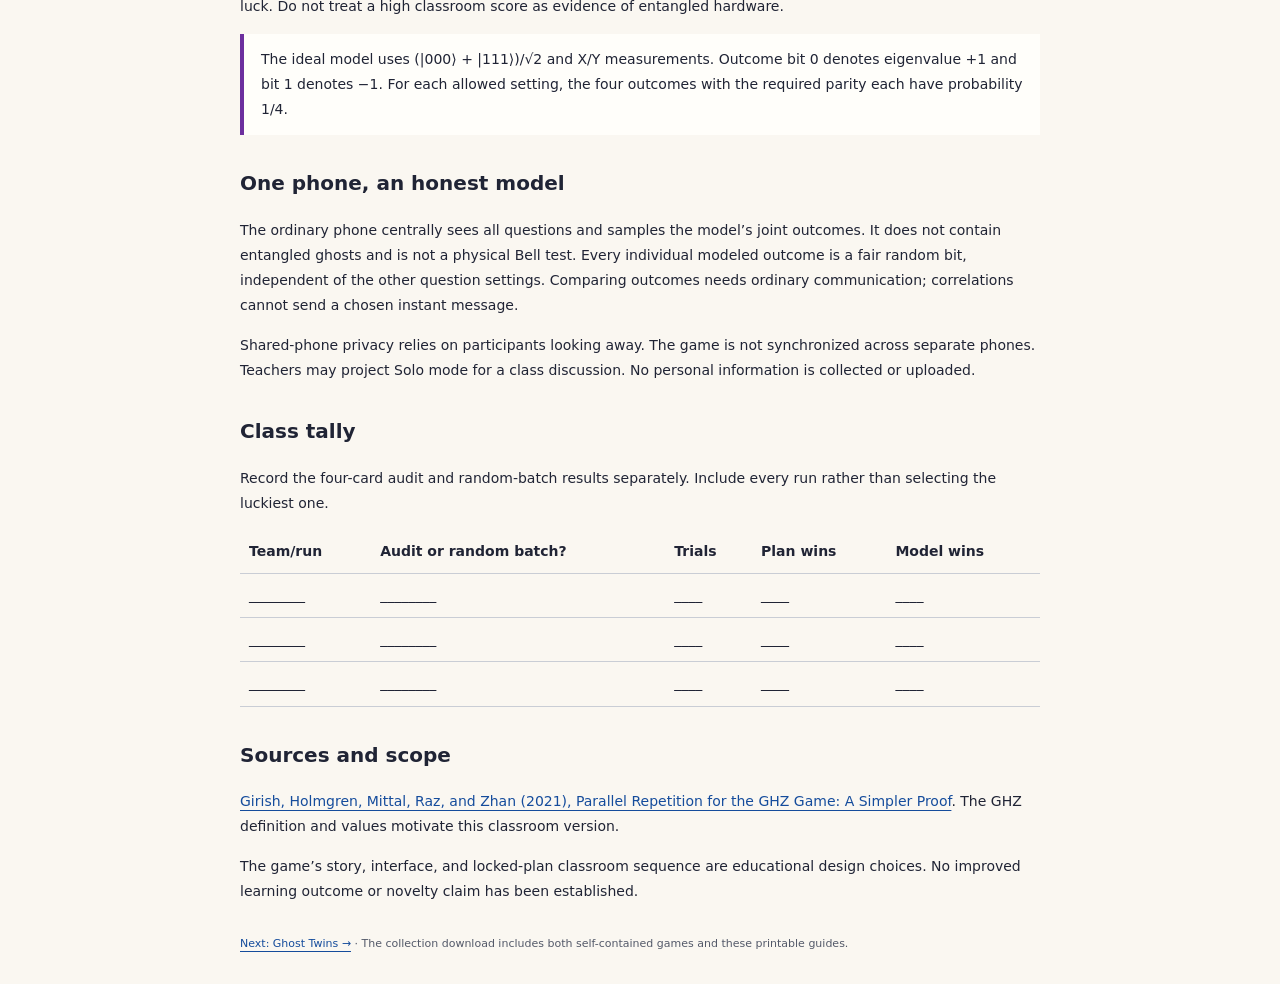
<file: games/ghost-trio/guide.html>
<!doctype html>
<html lang="en"><head><meta charset="utf-8"><meta name="viewport" content="width=device-width,initial-scale=1"><title>Ghost Trio · Classroom guide</title><style>html{font-family:system-ui,sans-serif;color:#202435;background:#faf7f1}.sq-document{max-width:800px;margin:30px auto;padding:0 22px;font-size:14px;line-height:1.8}h1{color:#b41524;line-height:1.15}h2{font-size:20px;margin-top:30px}a{color:#154c9c;text-underline-offset:4px}table{width:100%;border-collapse:collapse}th,td{padding:9px;text-align:left;border-bottom:1px solid #c9cdd5}.note{padding:13px 17px;border-left:4px solid #6c2f9e;background:#fffefa}button{font:inherit;padding:11px 18px;border:0;border-radius:9px;background:#b41524;color:#fffefa;cursor:pointer;min-height:44px}.footer{font-size:11px;color:#535969;margin-top:30px}@media print{html{background:white}.sq-document{margin:0;padding:0;font-size:11pt;max-width:none}.no-print{display:none}h2{break-after:avoid}table,.note{break-inside:avoid}a{color:inherit;text-decoration:none}@page{margin:18mm}}</style><style>
.sq-site-header {
  box-sizing: border-box;
  display: flex;
  align-items: center;
  justify-content: space-between;
  width: min(1220px, calc(100% - 96px));
  max-width: none;
  min-height: 102px;
  margin: 0 auto;
  padding: 0;
  border-bottom: 1px solid #dfded6;
  color: #242622;
  font: 650 14px/1.25 "Avenir Next", Avenir, "Segoe UI", system-ui, sans-serif;
}
.sq-site-header nav {
  display: flex;
  align-items: center;
  gap: 32px;
  margin: 0;
}
.sq-site-header a {
  box-sizing: border-box;
  display: inline-flex;
  align-items: center;
  min-height: 44px;
  padding: 0;
  color: inherit;
  text-decoration: none;
  white-space: nowrap;
}
.sq-site-header a:hover { color: #cc0000; }
.sq-site-header a:focus-visible { outline: 3px solid #1363c4; outline-offset: 5px; }
.sq-site-header .sq-brand { gap: 9px; font-size: 23px; font-weight: 850; letter-spacing: -1.2px; }
.sq-site-header .sq-brand svg { display: block; width: 40px; height: 40px; }
.sq-site-header .sq-brand-red { color: #cc0000; }
.sq-site-header .sq-social-links { display: inline-flex; align-items: center; gap: 4px; }
.sq-site-header .sq-social-links a {
  justify-content: center;
  width: 40px;
  min-height: 40px;
  border: 1px solid #dfded6;
  border-radius: 50%;
}
.sq-site-header .sq-social-links a:hover { border-color: #cc0000; background: #fffefa; }
.sq-site-header .sq-social-links svg { display: block; width: 19px; height: 19px; fill: currentColor; }
.sq-site-header .sq-nav-cta {
  gap: 22px;
  padding: 10px 19px;
  border: 1px solid #242622;
  border-radius: 999px;
}
.sq-site-header .sq-nav-cta:hover { background: #242622; color: white; }
@media (max-width: 1120px) {
  .sq-site-header { flex-wrap: wrap; gap: 8px; padding-block: 12px; }
  .sq-site-header nav { flex-wrap: wrap; justify-content: flex-end; gap: 0 14px; margin-left: auto; }
}
@media (max-width: 800px) {
  .sq-site-header { width: calc(100% - 40px); min-height: 78px; }
  .sq-site-header .sq-brand { font-size: 20px; }
}
@media (max-width: 560px) {
  .sq-site-header { width: calc(100% - 36px); min-height: 73px; }
  .sq-site-header nav { justify-content: flex-start; gap: 0 10px; margin-left: 0; font-size: 12px; }
  .sq-site-header .sq-brand { gap: 6px; font-size: 19px; }
  .sq-site-header .sq-brand svg { width: 33px; height: 33px; }
  .sq-site-header .sq-social-links { gap: 2px; }
  .sq-site-header .sq-social-links a { width: 36px; min-height: 36px; }
  .sq-site-header .sq-social-links svg { width: 17px; height: 17px; }
  .sq-site-header .sq-nav-cta { padding: 8px 10px; gap: 6px; }
}
.sq-document-page { margin: 0; background: #faf7f1; }
@media print {
  .sq-site-header { display: none !important; }
  .sq-document-page { background: white; }
}
</style>
</head>
<body class="sq-document-page"><header class="sq-site-header">
    <a class="sq-brand" href="https://spookyqubits.com/" aria-label="SpookyQubits home"><svg aria-hidden="true" xmlns="http://www.w3.org/2000/svg" viewBox="0 0 64 64"><path d="M18.5 18C19.5 10.5 25 5.5 31.5 5.5C39 5.5 44.5 11.5 45 19C45.2 22.5 45.5 25 47 26C50 27.5 55.5 25.5 58.5 27.5C62 30 59.5 35.5 55 36C51.5 36.5 48.5 36.5 46.5 38.5C43.5 45.5 36 51.5 26 53.5C19 55 12 55.5 8 54C5.5 53 7.5 50.5 10.5 48.5C12.5 47 13 45.5 13 44C14 40.5 14.3 37 14 34C11 34.2 6.5 33.5 4.2 30.5C2 27.5 3.5 23 8 22.5C12 22 16 21 18.5 18Z" fill="#fff8f4" stroke="#d3061c" stroke-width="2.5" stroke-linejoin="round"/><ellipse cx="29" cy="17.5" rx="2.6" ry="3.6" fill="#242622"/><ellipse cx="37.5" cy="19.5" rx="2.3" ry="3.3" fill="#242622"/><path d="M30.2 24.6Q33.4 25.8 36.6 24.9Q36 29.2 33 29Q30.6 28.6 30.2 24.6Z" fill="#242622"/></svg><span>Spooky<span class="sq-brand-red">Qubits</span></span></a>
    <nav aria-label="Main navigation">
      <a href="https://spookyqubits.com/#collections">Collections</a>
      <a href="https://spookyqubits.com/game-catalog.html">Game Catalog</a>
      <a href="https://spookyqubits.com/concepts.html">Concept Map</a>
      <a href="https://spookyqubits.com/educators.html">For educators</a>
      <span class="sq-social-links" aria-label="Connect"><a href="https://www.youtube.com/@SpookyQubits" aria-label="YouTube" target="_blank" rel="noopener noreferrer"><svg viewBox="0 0 24 24" aria-hidden="true"><path d="M23.5 6.2a3 3 0 0 0-2.1-2.1C19.5 3.6 12 3.6 12 3.6s-7.5 0-9.4.5A3 3 0 0 0 .5 6.2 31.3 31.3 0 0 0 0 12c0 1.9.2 3.9.5 5.8a3 3 0 0 0 2.1 2.1c1.9.5 9.4.5 9.4.5s7.5 0 9.4-.5a3 3 0 0 0 2.1-2.1c.3-1.9.5-3.9.5-5.8s-.2-3.9-.5-5.8ZM9.6 15.6V8.4l6.2 3.6-6.2 3.6Z"/></svg></a><a href="https://x.com/SpookyQubits" aria-label="X" target="_blank" rel="noopener noreferrer"><svg viewBox="0 0 24 24" aria-hidden="true"><path d="M18.9 1.2h3.7l-8 9.2L24 22.8h-7.4l-5.8-7.6-6.7 7.6H.4l8.6-9.9L0 1.2h7.6l5.2 6.9 6.1-6.9Zm-1.3 19.4h2L6.5 3.2H4.3l13.3 17.4Z"/></svg></a><a href="https://github.com/spookyqubits" aria-label="GitHub" title="GitHub" target="_blank" rel="noopener noreferrer"><svg viewBox="0 0 24 24" aria-hidden="true"><path d="M12 .75a11.25 11.25 0 0 0-3.56 21.92c.56.1.77-.24.77-.54v-2.1c-3.13.68-3.79-1.33-3.79-1.33-.51-1.3-1.25-1.64-1.25-1.64-1.02-.7.08-.69.08-.69 1.13.08 1.73 1.16 1.73 1.16 1 1.72 2.63 1.22 3.27.93.1-.72.39-1.22.7-1.5-2.5-.28-5.13-1.25-5.13-5.56 0-1.23.44-2.24 1.16-3.03-.12-.28-.5-1.43.11-2.98 0 0 .95-.3 3.1 1.16a10.8 10.8 0 0 1 5.64 0c2.15-1.46 3.09-1.16 3.09-1.16.62 1.55.23 2.7.11 2.98.72.79 1.16 1.8 1.16 3.03 0 4.32-2.64 5.27-5.15 5.55.4.35.76 1.03.76 2.08v3.1c0 .3.21.65.78.54A11.25 11.25 0 0 0 12 .75Z"/></svg></a><a href="mailto:spookyqubits@gmail.com" aria-label="Contact us by email" title="Contact us"><svg viewBox="0 0 24 24" aria-hidden="true"><path d="M3 18V6l9 7 9-7v12" fill="none" stroke="#ea4335" stroke-width="2.5" stroke-linecap="round" stroke-linejoin="round"/><path d="M3 9v9" fill="none" stroke="#4285f4" stroke-width="2.5" stroke-linecap="round"/><path d="M21 9v9" fill="none" stroke="#34a853" stroke-width="2.5" stroke-linecap="round"/><path d="M21 6v3" fill="none" stroke="#fbbc04" stroke-width="2.5" stroke-linecap="round"/></svg></a></span>
      <a class="sq-nav-cta" href="https://spookyqubits.com/#collections">Let’s play <span aria-hidden="true">↗</span></a>
    </nav>
  </header><div class="sq-document"><nav class="no-print"><a href="./">← Play Ghost Trio</a> · <a href="../../">Spooky Action collection</a></nav><h1>Ghost Trio</h1><p><strong>Solo or 3 players + Keeper · 4–6 minutes</strong><br>Short classroom activity · SpookyQubits · 3 November 2026</p><p class="no-print"><button type="button" id="print-guide">Print this guide</button></p>
<h2>The question</h2><p>Can a shared plan answer all four possible question cards successfully, using only each player’s own question?</p><p class="note">All X questions require an even sum of answers. Exactly two Y questions require an odd sum.</p>
<h2>A quick classroom route</h2><ol><li><strong>Plan (1–2 minutes).</strong> Show the four question cards. Each player chooses an answer, 0 or 1, for each of their own two possible questions. Talk freely. Try to cover every case.</li><li><strong>Go quiet (1–2 minutes).</strong> Lock the plan. In Pass &amp; Play, only the named player sees the phone. That player submits the already agreed answer; everyone stays quiet until the team reveal. The phone acts as Keeper. A teacher or fourth participant can manage handoffs.</li><li><strong>Compare (1–2 minutes).</strong> Try the quantum model on the same four cases. Discuss which cards each team won. The ideal GHZ model wins every allowed card. Open the parity explanation after students have tried to improve their plan.</li><li><strong>Ask one more question.</strong> Can one player use these correlations to send a chosen message instantly? Why not?</li></ol>
<h2>The four question cards</h2><table><thead><tr><th>Question cards</th><th>Winning condition</th></tr></thead><tbody><tr><td>X · X · X</td><td>Even total</td></tr><tr><td>X · Y · Y</td><td>Odd total</td></tr><tr><td>Y · X · Y</td><td>Odd total</td></tr><tr><td>Y · Y · X</td><td>Odd total</td></tr></tbody></table>
<h2>Why a fixed plan cannot cover them all</h2><p>Each player’s X answer appears twice across the four cards, as does their Y answer. Adding all those answers therefore gives an even total. The requested pattern, one even total and three odd totals, adds to an odd number: a contradiction.</p><p>There are 64 fixed plans. Exactly 32 cover three cases; none cover all four. Shared randomness mixes fixed plans and cannot improve their best average under uniform question sampling and no communication.</p>
<h2>Keep the comparisons straight</h2><p>The quick challenge visits each case exactly once in a shuffled order and holds the response plan fixed for the entire deck. It is an exhaustive four-case audit. Players cannot change answers mid-deck or adapt their plan to the round number.</p><p>The classroom lab instead independently samples a uniformly random question case on every fresh round. It uses the same questions for the classical plan and the ideal model. A finite classical sample can exceed 75% by luck. Do not treat a high classroom score as evidence of entangled hardware.</p><p class="note">The ideal model uses (|000⟩ + |111⟩)/√2 and X/Y measurements. Outcome bit 0 denotes eigenvalue +1 and bit 1 denotes −1. For each allowed setting, the four outcomes with the required parity each have probability 1/4.</p>
<h2>One phone, an honest model</h2><p>The ordinary phone centrally sees all questions and samples the model’s joint outcomes. It does not contain entangled ghosts and is not a physical Bell test. Every individual modeled outcome is a fair random bit, independent of the other question settings. Comparing outcomes needs ordinary communication; correlations cannot send a chosen instant message.</p><p>Shared-phone privacy relies on participants looking away. The game is not synchronized across separate phones. Teachers may project Solo mode for a class discussion. No personal information is collected or uploaded.</p>
<h2>Class tally</h2><p>Record the four-card audit and random-batch results separately. Include every run rather than selecting the luckiest one.</p><table><thead><tr><th>Team/run</th><th>Audit or random batch?</th><th>Trials</th><th>Plan wins</th><th>Model wins</th></tr></thead><tbody><tr><td>________</td><td>________</td><td>____</td><td>____</td><td>____</td></tr><tr><td>________</td><td>________</td><td>____</td><td>____</td><td>____</td></tr><tr><td>________</td><td>________</td><td>____</td><td>____</td><td>____</td></tr></tbody></table>
<h2>Sources and scope</h2><p><a href="https://arxiv.org/abs/2107.06156">Girish, Holmgren, Mittal, Raz, and Zhan (2021), Parallel Repetition for the GHZ Game: A Simpler Proof</a>. The GHZ definition and values motivate this classroom version.</p><p>The game’s story, interface, and locked-plan classroom sequence are educational design choices. No improved learning outcome or novelty claim has been established.</p><p class="footer"><a href="../ghost-twins/">Next: Ghost Twins →</a> · The collection download includes both self-contained games and these printable guides.</p><script>document.getElementById('print-guide').addEventListener('click',()=>window.print());</script></div></body></html>
</file>
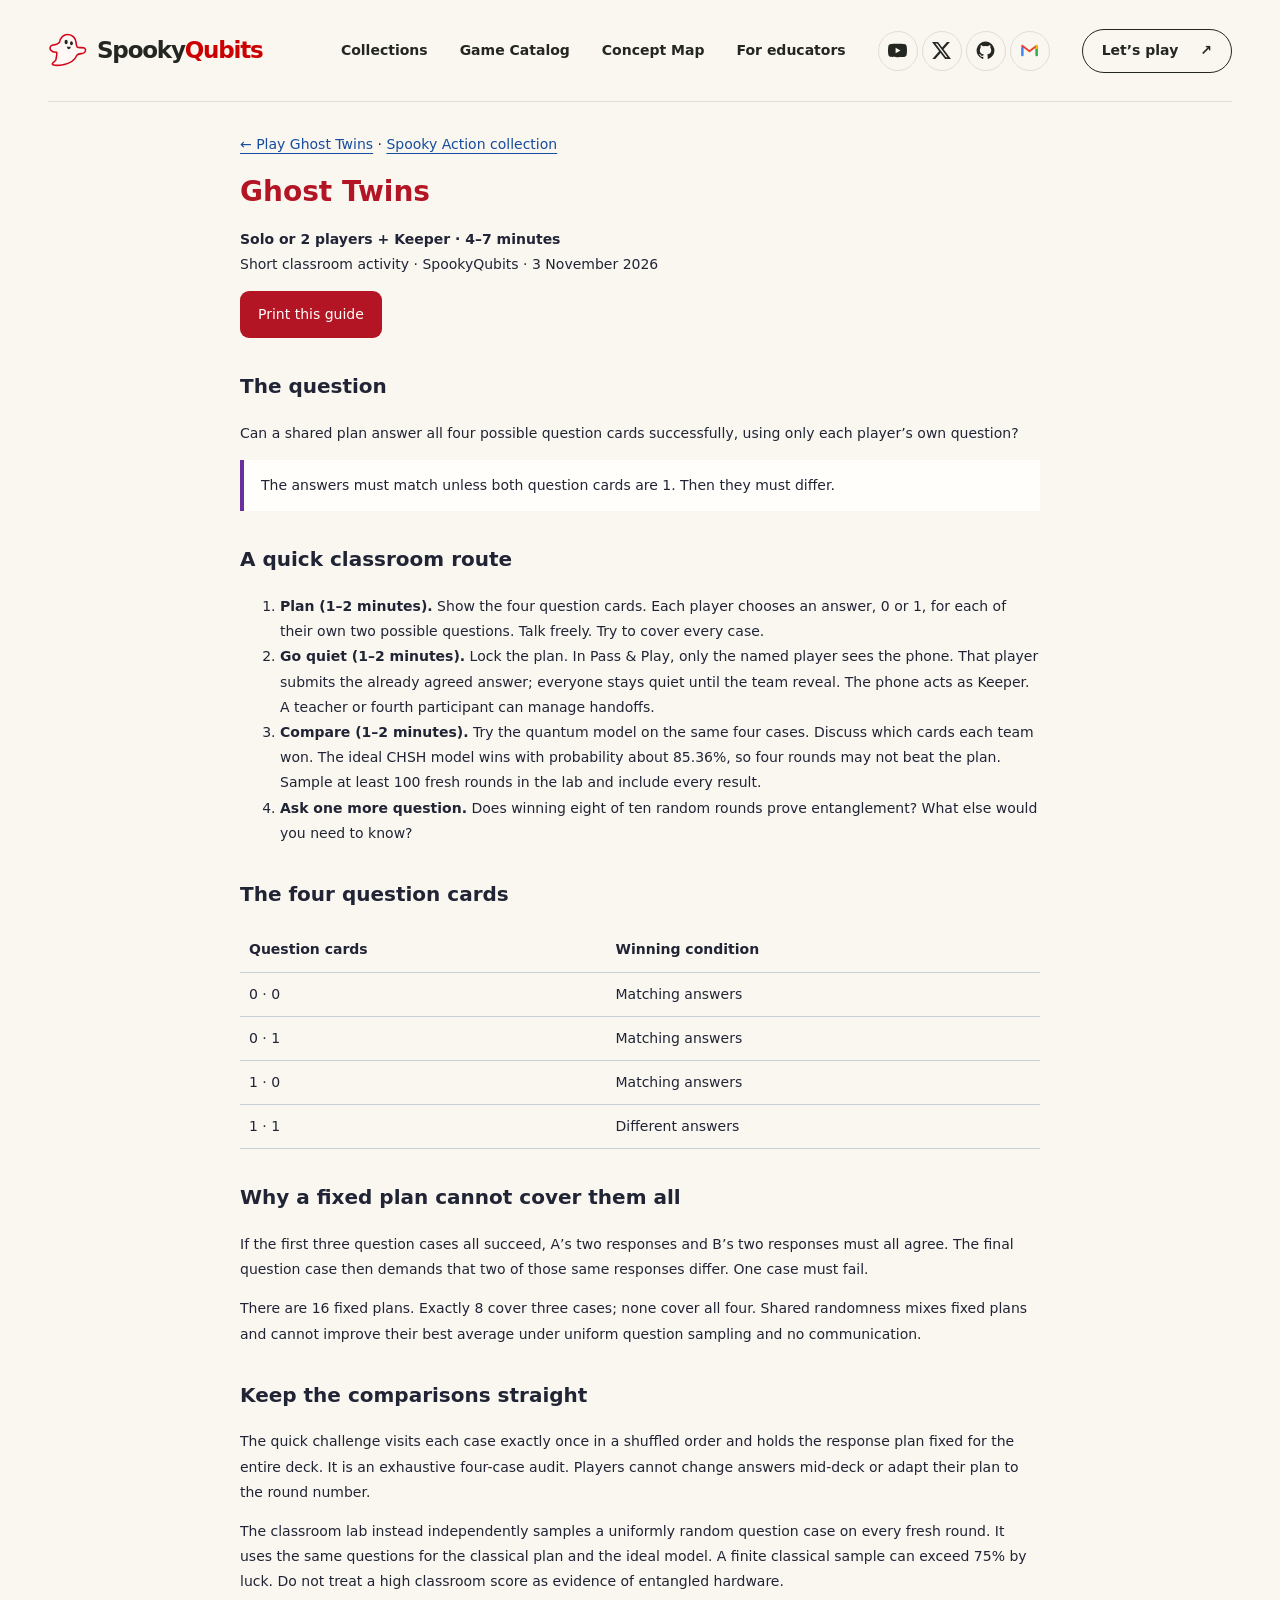
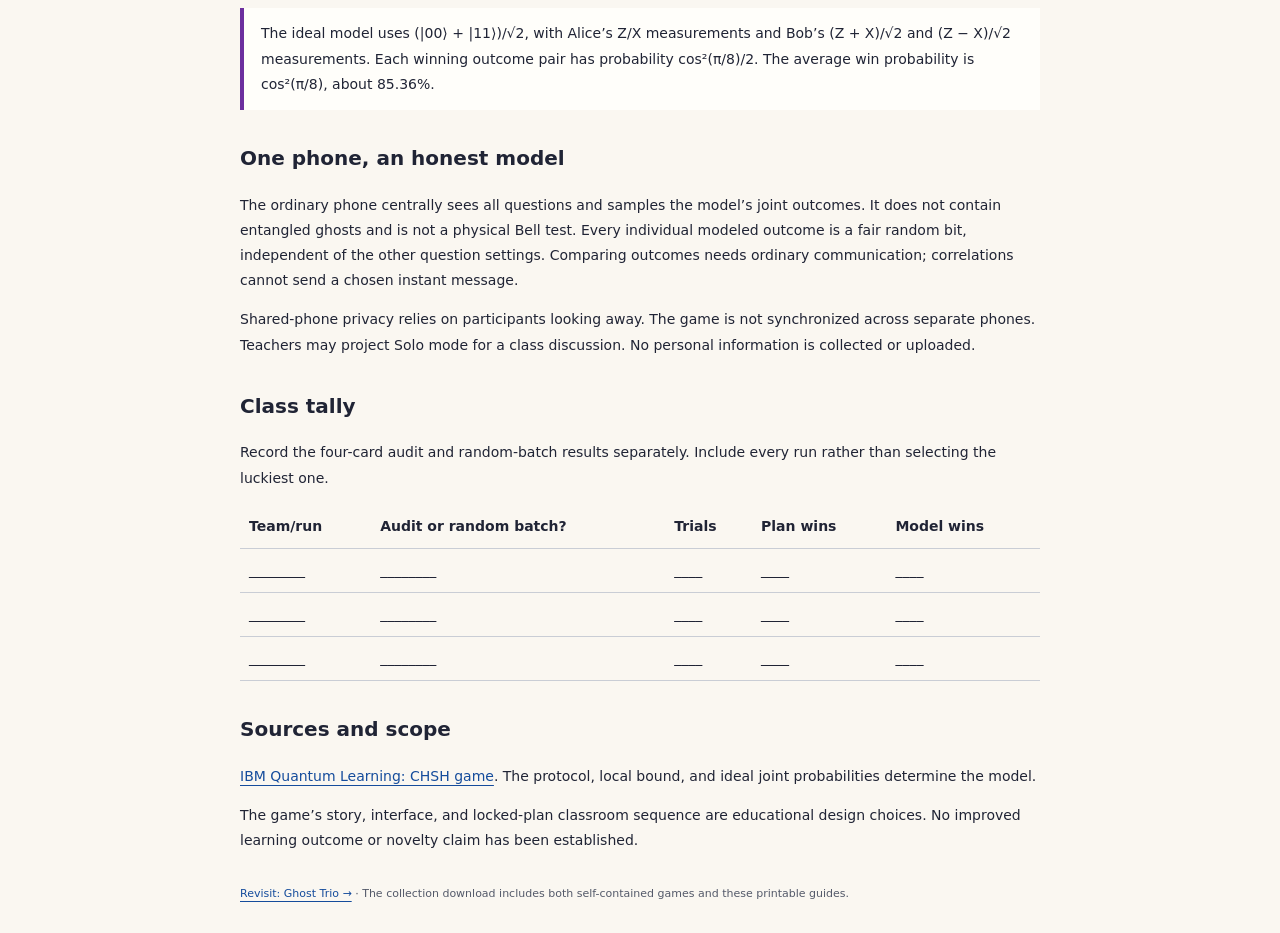
<file: games/ghost-twins/guide.html>
<!doctype html>
<html lang="en"><head><meta charset="utf-8"><meta name="viewport" content="width=device-width,initial-scale=1"><title>Ghost Twins · Classroom guide</title><style>html{font-family:system-ui,sans-serif;color:#202435;background:#faf7f1}.sq-document{max-width:800px;margin:30px auto;padding:0 22px;font-size:14px;line-height:1.8}h1{color:#b41524;line-height:1.15}h2{font-size:20px;margin-top:30px}a{color:#154c9c;text-underline-offset:4px}table{width:100%;border-collapse:collapse}th,td{padding:9px;text-align:left;border-bottom:1px solid #c9cdd5}.note{padding:13px 17px;border-left:4px solid #6c2f9e;background:#fffefa}button{font:inherit;padding:11px 18px;border:0;border-radius:9px;background:#b41524;color:#fffefa;cursor:pointer;min-height:44px}.footer{font-size:11px;color:#535969;margin-top:30px}@media print{html{background:white}.sq-document{margin:0;padding:0;font-size:11pt;max-width:none}.no-print{display:none}h2{break-after:avoid}table,.note{break-inside:avoid}a{color:inherit;text-decoration:none}@page{margin:18mm}}</style><style>
.sq-site-header {
  box-sizing: border-box;
  display: flex;
  align-items: center;
  justify-content: space-between;
  width: min(1220px, calc(100% - 96px));
  max-width: none;
  min-height: 102px;
  margin: 0 auto;
  padding: 0;
  border-bottom: 1px solid #dfded6;
  color: #242622;
  font: 650 14px/1.25 "Avenir Next", Avenir, "Segoe UI", system-ui, sans-serif;
}
.sq-site-header nav {
  display: flex;
  align-items: center;
  gap: 32px;
  margin: 0;
}
.sq-site-header a {
  box-sizing: border-box;
  display: inline-flex;
  align-items: center;
  min-height: 44px;
  padding: 0;
  color: inherit;
  text-decoration: none;
  white-space: nowrap;
}
.sq-site-header a:hover { color: #cc0000; }
.sq-site-header a:focus-visible { outline: 3px solid #1363c4; outline-offset: 5px; }
.sq-site-header .sq-brand { gap: 9px; font-size: 23px; font-weight: 850; letter-spacing: -1.2px; }
.sq-site-header .sq-brand svg { display: block; width: 40px; height: 40px; }
.sq-site-header .sq-brand-red { color: #cc0000; }
.sq-site-header .sq-social-links { display: inline-flex; align-items: center; gap: 4px; }
.sq-site-header .sq-social-links a {
  justify-content: center;
  width: 40px;
  min-height: 40px;
  border: 1px solid #dfded6;
  border-radius: 50%;
}
.sq-site-header .sq-social-links a:hover { border-color: #cc0000; background: #fffefa; }
.sq-site-header .sq-social-links svg { display: block; width: 19px; height: 19px; fill: currentColor; }
.sq-site-header .sq-nav-cta {
  gap: 22px;
  padding: 10px 19px;
  border: 1px solid #242622;
  border-radius: 999px;
}
.sq-site-header .sq-nav-cta:hover { background: #242622; color: white; }
@media (max-width: 1120px) {
  .sq-site-header { flex-wrap: wrap; gap: 8px; padding-block: 12px; }
  .sq-site-header nav { flex-wrap: wrap; justify-content: flex-end; gap: 0 14px; margin-left: auto; }
}
@media (max-width: 800px) {
  .sq-site-header { width: calc(100% - 40px); min-height: 78px; }
  .sq-site-header .sq-brand { font-size: 20px; }
}
@media (max-width: 560px) {
  .sq-site-header { width: calc(100% - 36px); min-height: 73px; }
  .sq-site-header nav { justify-content: flex-start; gap: 0 10px; margin-left: 0; font-size: 12px; }
  .sq-site-header .sq-brand { gap: 6px; font-size: 19px; }
  .sq-site-header .sq-brand svg { width: 33px; height: 33px; }
  .sq-site-header .sq-social-links { gap: 2px; }
  .sq-site-header .sq-social-links a { width: 36px; min-height: 36px; }
  .sq-site-header .sq-social-links svg { width: 17px; height: 17px; }
  .sq-site-header .sq-nav-cta { padding: 8px 10px; gap: 6px; }
}
.sq-document-page { margin: 0; background: #faf7f1; }
@media print {
  .sq-site-header { display: none !important; }
  .sq-document-page { background: white; }
}
</style>
</head>
<body class="sq-document-page"><header class="sq-site-header">
    <a class="sq-brand" href="https://spookyqubits.com/" aria-label="SpookyQubits home"><svg aria-hidden="true" xmlns="http://www.w3.org/2000/svg" viewBox="0 0 64 64"><path d="M18.5 18C19.5 10.5 25 5.5 31.5 5.5C39 5.5 44.5 11.5 45 19C45.2 22.5 45.5 25 47 26C50 27.5 55.5 25.5 58.5 27.5C62 30 59.5 35.5 55 36C51.5 36.5 48.5 36.5 46.5 38.5C43.5 45.5 36 51.5 26 53.5C19 55 12 55.5 8 54C5.5 53 7.5 50.5 10.5 48.5C12.5 47 13 45.5 13 44C14 40.5 14.3 37 14 34C11 34.2 6.5 33.5 4.2 30.5C2 27.5 3.5 23 8 22.5C12 22 16 21 18.5 18Z" fill="#fff8f4" stroke="#d3061c" stroke-width="2.5" stroke-linejoin="round"/><ellipse cx="29" cy="17.5" rx="2.6" ry="3.6" fill="#242622"/><ellipse cx="37.5" cy="19.5" rx="2.3" ry="3.3" fill="#242622"/><path d="M30.2 24.6Q33.4 25.8 36.6 24.9Q36 29.2 33 29Q30.6 28.6 30.2 24.6Z" fill="#242622"/></svg><span>Spooky<span class="sq-brand-red">Qubits</span></span></a>
    <nav aria-label="Main navigation">
      <a href="https://spookyqubits.com/#collections">Collections</a>
      <a href="https://spookyqubits.com/game-catalog.html">Game Catalog</a>
      <a href="https://spookyqubits.com/concepts.html">Concept Map</a>
      <a href="https://spookyqubits.com/educators.html">For educators</a>
      <span class="sq-social-links" aria-label="Connect"><a href="https://www.youtube.com/@SpookyQubits" aria-label="YouTube" target="_blank" rel="noopener noreferrer"><svg viewBox="0 0 24 24" aria-hidden="true"><path d="M23.5 6.2a3 3 0 0 0-2.1-2.1C19.5 3.6 12 3.6 12 3.6s-7.5 0-9.4.5A3 3 0 0 0 .5 6.2 31.3 31.3 0 0 0 0 12c0 1.9.2 3.9.5 5.8a3 3 0 0 0 2.1 2.1c1.9.5 9.4.5 9.4.5s7.5 0 9.4-.5a3 3 0 0 0 2.1-2.1c.3-1.9.5-3.9.5-5.8s-.2-3.9-.5-5.8ZM9.6 15.6V8.4l6.2 3.6-6.2 3.6Z"/></svg></a><a href="https://x.com/SpookyQubits" aria-label="X" target="_blank" rel="noopener noreferrer"><svg viewBox="0 0 24 24" aria-hidden="true"><path d="M18.9 1.2h3.7l-8 9.2L24 22.8h-7.4l-5.8-7.6-6.7 7.6H.4l8.6-9.9L0 1.2h7.6l5.2 6.9 6.1-6.9Zm-1.3 19.4h2L6.5 3.2H4.3l13.3 17.4Z"/></svg></a><a href="https://github.com/spookyqubits" aria-label="GitHub" title="GitHub" target="_blank" rel="noopener noreferrer"><svg viewBox="0 0 24 24" aria-hidden="true"><path d="M12 .75a11.25 11.25 0 0 0-3.56 21.92c.56.1.77-.24.77-.54v-2.1c-3.13.68-3.79-1.33-3.79-1.33-.51-1.3-1.25-1.64-1.25-1.64-1.02-.7.08-.69.08-.69 1.13.08 1.73 1.16 1.73 1.16 1 1.72 2.63 1.22 3.27.93.1-.72.39-1.22.7-1.5-2.5-.28-5.13-1.25-5.13-5.56 0-1.23.44-2.24 1.16-3.03-.12-.28-.5-1.43.11-2.98 0 0 .95-.3 3.1 1.16a10.8 10.8 0 0 1 5.64 0c2.15-1.46 3.09-1.16 3.09-1.16.62 1.55.23 2.7.11 2.98.72.79 1.16 1.8 1.16 3.03 0 4.32-2.64 5.27-5.15 5.55.4.35.76 1.03.76 2.08v3.1c0 .3.21.65.78.54A11.25 11.25 0 0 0 12 .75Z"/></svg></a><a href="mailto:spookyqubits@gmail.com" aria-label="Contact us by email" title="Contact us"><svg viewBox="0 0 24 24" aria-hidden="true"><path d="M3 18V6l9 7 9-7v12" fill="none" stroke="#ea4335" stroke-width="2.5" stroke-linecap="round" stroke-linejoin="round"/><path d="M3 9v9" fill="none" stroke="#4285f4" stroke-width="2.5" stroke-linecap="round"/><path d="M21 9v9" fill="none" stroke="#34a853" stroke-width="2.5" stroke-linecap="round"/><path d="M21 6v3" fill="none" stroke="#fbbc04" stroke-width="2.5" stroke-linecap="round"/></svg></a></span>
      <a class="sq-nav-cta" href="https://spookyqubits.com/#collections">Let’s play <span aria-hidden="true">↗</span></a>
    </nav>
  </header><div class="sq-document"><nav class="no-print"><a href="./">← Play Ghost Twins</a> · <a href="../../">Spooky Action collection</a></nav><h1>Ghost Twins</h1><p><strong>Solo or 2 players + Keeper · 4–7 minutes</strong><br>Short classroom activity · SpookyQubits · 3 November 2026</p><p class="no-print"><button type="button" id="print-guide">Print this guide</button></p>
<h2>The question</h2><p>Can a shared plan answer all four possible question cards successfully, using only each player’s own question?</p><p class="note">The answers must match unless both question cards are 1. Then they must differ.</p>
<h2>A quick classroom route</h2><ol><li><strong>Plan (1–2 minutes).</strong> Show the four question cards. Each player chooses an answer, 0 or 1, for each of their own two possible questions. Talk freely. Try to cover every case.</li><li><strong>Go quiet (1–2 minutes).</strong> Lock the plan. In Pass &amp; Play, only the named player sees the phone. That player submits the already agreed answer; everyone stays quiet until the team reveal. The phone acts as Keeper. A teacher or fourth participant can manage handoffs.</li><li><strong>Compare (1–2 minutes).</strong> Try the quantum model on the same four cases. Discuss which cards each team won. The ideal CHSH model wins with probability about 85.36%, so four rounds may not beat the plan. Sample at least 100 fresh rounds in the lab and include every result.</li><li><strong>Ask one more question.</strong> Does winning eight of ten random rounds prove entanglement? What else would you need to know?</li></ol>
<h2>The four question cards</h2><table><thead><tr><th>Question cards</th><th>Winning condition</th></tr></thead><tbody><tr><td>0 · 0</td><td>Matching answers</td></tr><tr><td>0 · 1</td><td>Matching answers</td></tr><tr><td>1 · 0</td><td>Matching answers</td></tr><tr><td>1 · 1</td><td>Different answers</td></tr></tbody></table>
<h2>Why a fixed plan cannot cover them all</h2><p>If the first three question cases all succeed, A’s two responses and B’s two responses must all agree. The final question case then demands that two of those same responses differ. One case must fail.</p><p>There are 16 fixed plans. Exactly 8 cover three cases; none cover all four. Shared randomness mixes fixed plans and cannot improve their best average under uniform question sampling and no communication.</p>
<h2>Keep the comparisons straight</h2><p>The quick challenge visits each case exactly once in a shuffled order and holds the response plan fixed for the entire deck. It is an exhaustive four-case audit. Players cannot change answers mid-deck or adapt their plan to the round number.</p><p>The classroom lab instead independently samples a uniformly random question case on every fresh round. It uses the same questions for the classical plan and the ideal model. A finite classical sample can exceed 75% by luck. Do not treat a high classroom score as evidence of entangled hardware.</p><p class="note">The ideal model uses (|00⟩ + |11⟩)/√2, with Alice’s Z/X measurements and Bob’s (Z + X)/√2 and (Z − X)/√2 measurements. Each winning outcome pair has probability cos²(π/8)/2. The average win probability is cos²(π/8), about 85.36%.</p>
<h2>One phone, an honest model</h2><p>The ordinary phone centrally sees all questions and samples the model’s joint outcomes. It does not contain entangled ghosts and is not a physical Bell test. Every individual modeled outcome is a fair random bit, independent of the other question settings. Comparing outcomes needs ordinary communication; correlations cannot send a chosen instant message.</p><p>Shared-phone privacy relies on participants looking away. The game is not synchronized across separate phones. Teachers may project Solo mode for a class discussion. No personal information is collected or uploaded.</p>
<h2>Class tally</h2><p>Record the four-card audit and random-batch results separately. Include every run rather than selecting the luckiest one.</p><table><thead><tr><th>Team/run</th><th>Audit or random batch?</th><th>Trials</th><th>Plan wins</th><th>Model wins</th></tr></thead><tbody><tr><td>________</td><td>________</td><td>____</td><td>____</td><td>____</td></tr><tr><td>________</td><td>________</td><td>____</td><td>____</td><td>____</td></tr><tr><td>________</td><td>________</td><td>____</td><td>____</td><td>____</td></tr></tbody></table>
<h2>Sources and scope</h2><p><a href="https://quantum.cloud.ibm.com/learning/en/courses/basics-of-quantum-information/entanglement-in-action/chsh-game">IBM Quantum Learning: CHSH game</a>. The protocol, local bound, and ideal joint probabilities determine the model.</p><p>The game’s story, interface, and locked-plan classroom sequence are educational design choices. No improved learning outcome or novelty claim has been established.</p><p class="footer"><a href="../ghost-trio/">Revisit: Ghost Trio →</a> · The collection download includes both self-contained games and these printable guides.</p><script>document.getElementById('print-guide').addEventListener('click',()=>window.print());</script></div></body></html>
</file>
<file: action.css>
:root{color-scheme:light;--paper:#faf7f1;--white:#fffefa;--ink:#202435;--muted:#535969;--line:#d7d7d1;--red:#cc0000;--blue:#154c9c;--purple:#6c2f9e;font-family: "Avenir Next", Avenir, "Segoe UI", system-ui, sans-serif;color:var(--ink);background:var(--paper);font-synthesis:none;scroll-behavior:smooth}
*{box-sizing:border-box}body{margin:0}img{max-width:100%}a{color:inherit;text-underline-offset:4px}a:focus-visible{outline:3px solid var(--blue);outline-offset:5px}.wrap{width:min(1100px,calc(100% - 64px));margin-inline:auto}.skip{position:absolute;top:-80px;left:16px;padding:12px;background:var(--ink);color:var(--white);z-index:5}.skip:focus{top:10px}.masthead{display:flex;justify-content:space-between;align-items:center;gap:20px;min-height:88px;border-bottom:1px solid var(--line)}.brand{display:flex;align-items:center;gap:7px;text-decoration:none;font-size:23px;font-weight:850;letter-spacing:-1px}.brand span{color:var(--red);margin-left:-7px}.back{font-size:12px;font-weight:700;display:inline-flex;align-items:center;min-height:44px}.intro{padding-block:62px 44px}.eyebrow{font:750 10px/1.6 ui-monospace,monospace;letter-spacing:1.4px;color:var(--red);margin:0 0 12px}.intro h1{font-size:clamp(58px,7.4vw,88px);line-height:1.02;letter-spacing:-4px;margin:0 0 20px;font-weight:850}.intro h1 em{font-style:normal;color:var(--red)}.lede{font-size:26px;font-weight:750;letter-spacing:-.8px;margin:0 0 10px}.intro-copy{font-size:16px;line-height:1.8;max-width:580px;color:var(--muted);margin:0 0 23px}.button{display:inline-flex;justify-content:center;align-items:center;gap:25px;text-decoration:none;border-radius:9px;padding:13px 19px;min-height:48px;font-size:13px;font-weight:750;line-height:1.5}.primary{background:var(--red);color:var(--white)}.primary:hover{background:#8f101d}.small{font-size:11px;line-height:1.8;color:var(--muted)}.intro .small{margin:17px 0 0}.band{background:var(--ink);color:var(--white);padding-block:15px}.band .wrap{display:flex;justify-content:space-between;gap:12px;font:650 11px/1.5 ui-monospace,monospace;letter-spacing:1.5px}.band span{color:#f5b0b8}.tools{padding-block:53px 37px;scroll-margin-top:20px}.section-heading{display:flex;align-items:flex-end;justify-content:space-between;gap:25px;margin-bottom:26px}h2{font-size:34px;letter-spacing:-1.4px;line-height:1.2;margin:0}h2 span,h3 span{color:var(--red)}.section-heading>p{font-size:12px;line-height:1.8;color:var(--muted);max-width:220px;margin:0}.tool-grid{display:grid;grid-template-columns:1fr 1fr;gap:24px}.tool-card{display:flex;flex-direction:column;overflow:hidden;background:var(--white);border:1px solid var(--line);border-radius:18px}.tool-art{position:relative;border-bottom:1px solid var(--line);padding:58px 22px 24px}.trio-art{background:#eef3fb}.twins-art{background:#f5eefa}.art-label{position:absolute;top:16px;left:21px;font:700 9px/1.5 ui-monospace,monospace;letter-spacing:1px;color:var(--ink)}.ghost-line{display:flex;justify-content:center;gap:32px;margin-bottom:26px}.art-ghost{position:relative;display:grid;place-items:center;width:55px;height:67px;color:var(--white);font-size:18px;font-weight:800;border-radius:28px 28px 8px 8px;background:var(--ghost);padding-top:15px;clip-path:polygon(0 0,100% 0,100% 100%,75% 89%,50% 100%,25% 89%,0 100%)}.art-ghost:before,.art-ghost:after{content:"";position:absolute;top:20px;background:var(--white);width:5px;height:8px;border-radius:50%}.art-ghost:before{left:17px}.art-ghost:after{right:17px}.a{--ghost:#154c9c}.b{--ghost:#6c2f9e}.c{--ghost:#c0182a}.card-pattern{display:flex;justify-content:center;gap:9px;flex-wrap:wrap;font:750 12px/1.5 ui-monospace,monospace}.card-pattern span{padding:7px 10px;border-radius:7px;background:var(--white)}.tool-body{display:flex;flex-direction:column;align-items:flex-start;flex:1;padding:26px}.tool-body h3{font-size:30px;line-height:1.15;letter-spacing:-1.2px;margin:0 0 13px}.tool-body .question{font-size:14px;font-weight:750;color:var(--ink);margin:0 0 8px}.tool-body p:not(.eyebrow){font-size:13px;line-height:1.8;color:var(--muted);margin:0 0 16px}.tool-body .features{font-size:12px;line-height:1.9;color:var(--muted);padding-left:17px;margin:0 0 23px}.tool-body .button{margin-top:auto}.tool-body p.small{font-size:11px;margin:15px 0 0}.download{text-align:center;font-size:12px;margin:26px 0 0;line-height:1.8}.download a{font-weight:700}.notes{display:grid;grid-template-columns:1.15fr 1fr;gap:65px;padding-block:34px 41px;border-block:1px solid var(--line)}.notes h2{font-size:27px;letter-spacing:-.9px}.notes h3{font-size:18px;margin:0 0 15px}.notes p:not(.eyebrow){font-size:13px;line-height:1.9;color:var(--muted);margin:15px 0 0}.notes p.small{font-size:11px}.collections{display:grid;grid-template-columns:repeat(3,minmax(0,1fr));gap:25px;padding-block:35px}.collections a{text-decoration:none;padding:4px 0;display:flex;flex-direction:column;gap:7px}.collections .eyebrow{margin:0}.collections strong{font-size:20px;letter-spacing:-.5px}.collections a:hover strong,.footer a:hover{color:var(--red)}.footer{border-top:1px solid var(--line);display:flex;justify-content:space-between;gap:20px;flex-wrap:wrap;padding-block:24px 28px;font-size:11px;color:var(--muted)}
@media(max-width:650px){.wrap{width:calc(100% - 36px)}.masthead{min-height:76px;gap:12px}.brand{font-size:20px}.brand img{width:33px;height:33px}.back{font-size:11px}.intro{padding-block:37px 32px}.intro h1{font-size:66px;letter-spacing:-3.5px}.lede{font-size:23px}.intro-copy{font-size:14px}.band .wrap{font-size:9px;letter-spacing:.4px;gap:5px}.section-heading{display:block}.section-heading>p{max-width:none;margin-top:14px}h2{font-size:29px}.tools{padding-top:37px}.tool-grid{grid-template-columns:1fr;gap:24px}.tool-body{padding:24px}.tool-body .button{width:100%;gap:15px}.notes{grid-template-columns:1fr;gap:28px;padding-block:30px}.collections{grid-template-columns:1fr;gap:24px}.intro .small{max-width:285px}.ghost-line{gap:25px}}
@media(prefers-reduced-motion:reduce){:root{scroll-behavior:auto}}
</file>
